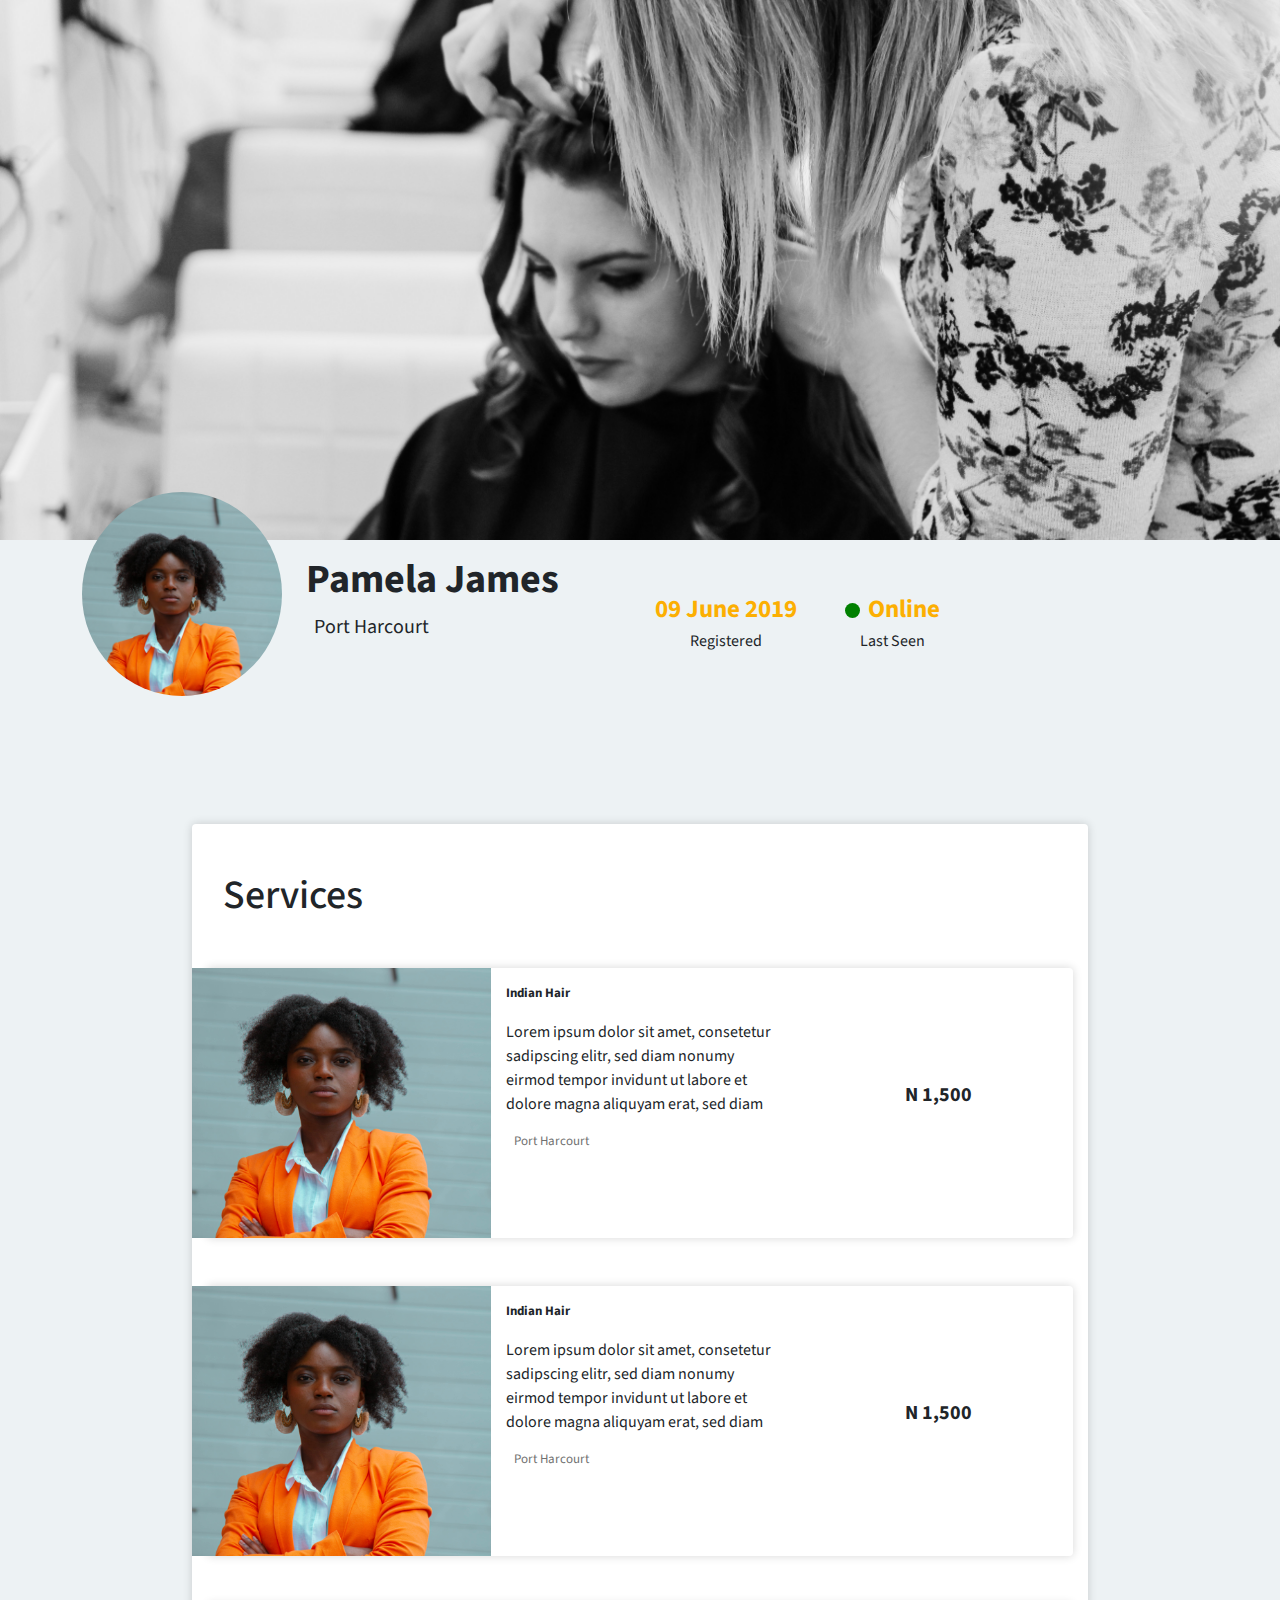
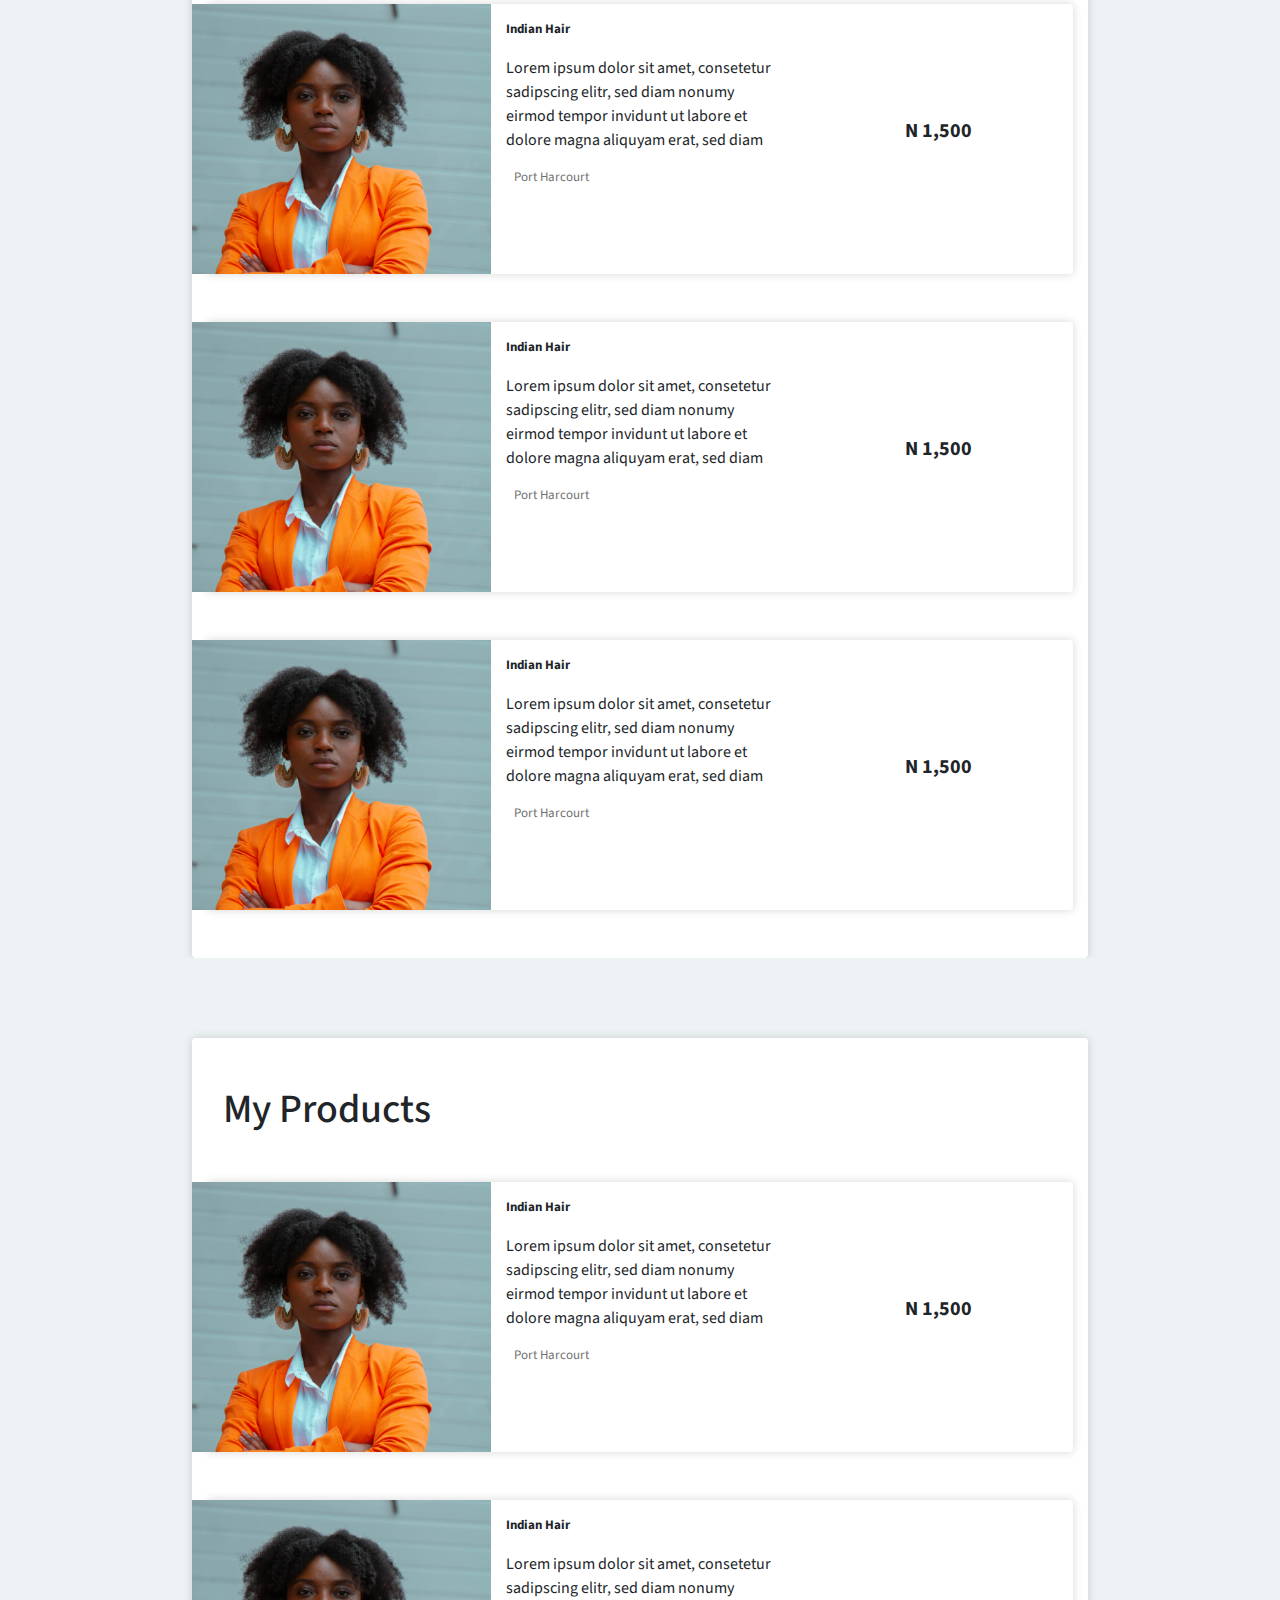
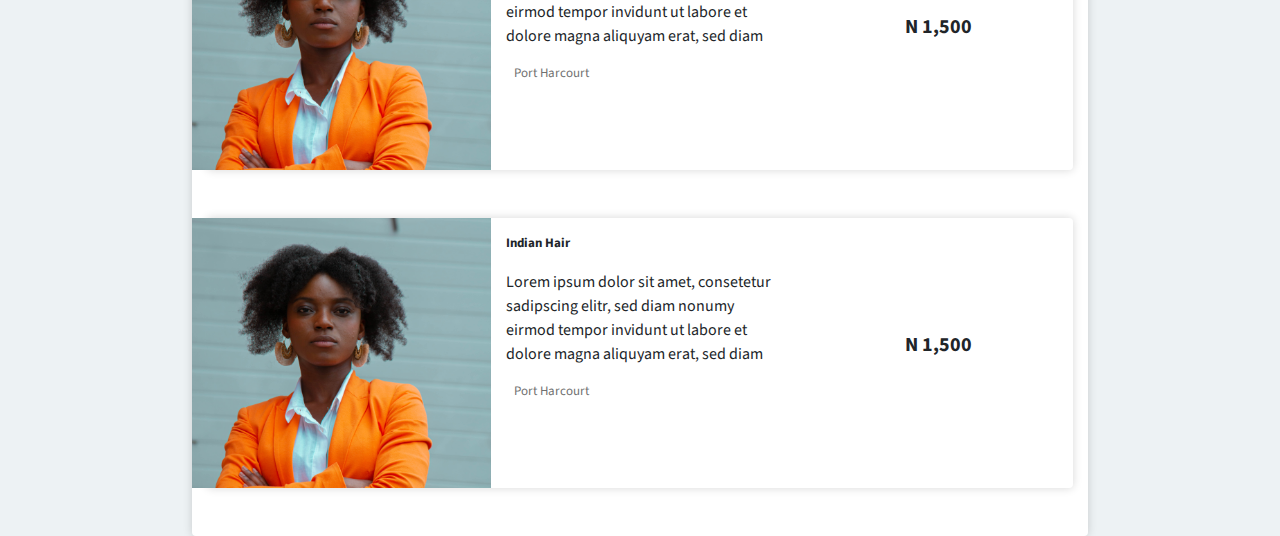
<file: index.html>
<!DOCTYPE html>
<html lang="en">

<head>
    <meta charset="UTF-8">
    <meta name="viewport" content="width=device-width, initial-scale=1.0">
    <link rel="stylesheet" href="./src/style.css">
    <link rel="stylesheet" href="./assets/libraries/bootstrap-4.5.3-dist/css/bootstrap.css">
    <link rel="stylesheet" href="https://use.fontawesome.com/releases/v5.15.1/css/all.css"
        integrity="sha384-vp86vTRFVJgpjF9jiIGPEEqYqlDwgyBgEF109VFjmqGmIY/Y4HV4d3Gp2irVfcrp" crossorigin="anonymous">
    <title>Home Page</title>
</head>

<body>

    <section class="profile">
        <div class="bg_img profile_coverphoto"></div>
        <div class="profile_info_holder container-fluid">
            <div class="row">
                <div class="col-md-6">
                    <div class="user_info_holder flex_only">
                        <div class="">
                            <div class="user_img">
                                <img src="./assets/images/profile.jpg" class="w-100" alt="profile picture">
                            </div>
                        </div>
                        <div class="ml-4 mt-3">
                            <h2 class="section__head text_is_bold">Pamela James</h2>
                            <p class="section__text"><i class="fas fa-map-marker-alt mr-2"></i>Port Harcourt</p>
                        </div>
                    </div>
                </div>
                <div class="col-md-6">
                    <div class="align_only profile_stats">
                        <div class="v_align">
                            <p class="section__head--mid mb-0 text_is_bold text_is_yellow">09 June 2019</p>
                            <p class="section__text--mid">Registered</p>
                        </div>
                        <div class="v_align ml-5">
                            <div class="section__head--mid flex_only mb-0 text_is_bold text_is_yellow">
                                <div class="dot_holder align_only">
                                    <span class="dot dot--online align_only mr-2"></span>
                                </div> Online
                            </div>
                            <p class="section__text--mid">Last Seen</p>
                        </div>
                    </div>
                </div>
            </div>
        </div>
    </section>

    <section class="services section__height">
        <div class="services_inner section__height container">
            <h2 class="section__head pl-3">Services</h2>

            <div class="services_card_holder mt-5">
                <div class="service_card">
                    <div class="row">
                        <div class="col-md-4 noPad">
                            <div class="service_card_img">
                                <img src="./assets/images/profile.jpg" class="w-100" alt="profile picture">
                            </div>
                        </div>
                        <div class="col-md-4">
                            <div class="service_card_text">
                                <p class="card_text_title section__text--small text_is_bold pt-3">Indian Hair</p>
                                <p class="card_text_body section__text--mid">
                                    Lorem ipsum dolor sit amet, consetetur sadipscing elitr, sed diam nonumy eirmod
                                    tempor invidunt ut labore et dolore
                                    magna aliquyam erat, sed diam
                                </p>
                                <p class="card_text_location text_is_gray section__text--small"><i
                                        class="fas fa-map-marker-alt mr-2"></i>Port Harcourt</p>
                            </div>
                        </div>
                        <div class="col-md-4">
                            <div class="service_card_price center">
                                <p class="text_is_bold section__text">N 1,500</p>
                            </div>
                        </div>

                    </div>

                </div>
                <div class="service_card mt-5">
                    <div class="row">
                        <div class="col-md-4 noPad">
                            <div class="service_card_img">
                                <img src="./assets/images/profile.jpg" class="w-100" alt="profile picture">
                            </div>
                        </div>
                        <div class="col-md-4">
                            <div class="service_card_text">
                                <p class="card_text_title section__text--small text_is_bold pt-3">Indian Hair</p>
                                <p class="card_text_body section__text--mid">
                                    Lorem ipsum dolor sit amet, consetetur sadipscing elitr, sed diam nonumy eirmod
                                    tempor invidunt ut labore et dolore
                                    magna aliquyam erat, sed diam
                                </p>
                                <p class="card_text_location text_is_gray section__text--small"><i
                                        class="fas fa-map-marker-alt mr-2"></i>Port Harcourt</p>
                            </div>
                        </div>
                        <div class="col-md-4">
                            <div class="service_card_price center">
                                <p class="text_is_bold section__text">N 1,500</p>
                            </div>
                        </div>

                    </div>

                </div>
                <div class="service_card mt-5">
                    <div class="row">
                        <div class="col-md-4 noPad">
                            <div class="service_card_img">
                                <img src="./assets/images/profile.jpg" class="w-100" alt="profile picture">
                            </div>
                        </div>
                        <div class="col-md-4">
                            <div class="service_card_text">
                                <p class="card_text_title section__text--small text_is_bold pt-3">Indian Hair</p>
                                <p class="card_text_body section__text--mid">
                                    Lorem ipsum dolor sit amet, consetetur sadipscing elitr, sed diam nonumy eirmod
                                    tempor invidunt ut labore et dolore
                                    magna aliquyam erat, sed diam
                                </p>
                                <p class="card_text_location text_is_gray section__text--small"><i
                                        class="fas fa-map-marker-alt mr-2"></i>Port Harcourt</p>
                            </div>
                        </div>
                        <div class="col-md-4">
                            <div class="service_card_price center">
                                <p class="text_is_bold section__text">N 1,500</p>
                            </div>
                        </div>

                    </div>

                </div>
                <div class="service_card mt-5">
                    <div class="row">
                        <div class="col-md-4 noPad">
                            <div class="service_card_img">
                                <img src="./assets/images/profile.jpg" class="w-100" alt="profile picture">
                            </div>
                        </div>
                        <div class="col-md-4">
                            <div class="service_card_text">
                                <p class="card_text_title section__text--small text_is_bold pt-3">Indian Hair</p>
                                <p class="card_text_body section__text--mid">
                                    Lorem ipsum dolor sit amet, consetetur sadipscing elitr, sed diam nonumy eirmod
                                    tempor invidunt ut labore et dolore
                                    magna aliquyam erat, sed diam
                                </p>
                                <p class="card_text_location text_is_gray section__text--small"><i
                                        class="fas fa-map-marker-alt mr-2"></i>Port Harcourt</p>
                            </div>
                        </div>
                        <div class="col-md-4">
                            <div class="service_card_price center">
                                <p class="text_is_bold section__text">N 1,500</p>
                            </div>
                        </div>

                    </div>

                </div>
                <div class="service_card mt-5">
                    <div class="row">
                        <div class="col-md-4 noPad">
                            <div class="service_card_img">
                                <img src="./assets/images/profile.jpg" class="w-100" alt="profile picture">
                            </div>
                        </div>
                        <div class="col-md-4">
                            <div class="service_card_text">
                                <p class="card_text_title section__text--small text_is_bold pt-3">Indian Hair</p>
                                <p class="card_text_body section__text--mid">
                                    Lorem ipsum dolor sit amet, consetetur sadipscing elitr, sed diam nonumy eirmod
                                    tempor invidunt ut labore et dolore
                                    magna aliquyam erat, sed diam
                                </p>
                                <p class="card_text_location text_is_gray section__text--small"><i
                                        class="fas fa-map-marker-alt mr-2"></i>Port Harcourt</p>
                            </div>
                        </div>
                        <div class="col-md-4">
                            <div class="service_card_price center">
                                <p class="text_is_bold section__text">N 1,500</p>
                            </div>
                        </div>

                    </div>

                </div>
            </div>

        </div>
        </div>

    </section>
    <section class="services section__height">
        <div class="services_inner section__height container">
            <h2 class="section__head pl-3">My Products</h2>

            <div class="services_card_holder mt-5">
                <div class="service_card">
                    <div class="row">
                        <div class="col-md-4 noPad">
                            <div class="service_card_img">
                                <img src="./assets/images/profile.jpg" class="w-100" alt="profile picture">
                            </div>
                        </div>
                        <div class="col-md-4">
                            <div class="service_card_text">
                                <p class="card_text_title section__text--small text_is_bold pt-3">Indian Hair</p>
                                <p class="card_text_body section__text--mid">
                                    Lorem ipsum dolor sit amet, consetetur sadipscing elitr, sed diam nonumy eirmod
                                    tempor invidunt ut labore et dolore
                                    magna aliquyam erat, sed diam
                                </p>
                                <p class="card_text_location text_is_gray section__text--small"><i
                                        class="fas fa-map-marker-alt mr-2"></i>Port Harcourt</p>
                            </div>
                        </div>
                        <div class="col-md-4">
                            <div class="service_card_price center">
                                <p class="text_is_bold section__text">N 1,500</p>
                            </div>
                        </div>

                    </div>

                </div>
                <div class="service_card mt-5">
                    <div class="row">
                        <div class="col-md-4 noPad">
                            <div class="service_card_img">
                                <img src="./assets/images/profile.jpg" class="w-100" alt="profile picture">
                            </div>
                        </div>
                        <div class="col-md-4">
                            <div class="service_card_text">
                                <p class="card_text_title section__text--small text_is_bold pt-3">Indian Hair</p>
                                <p class="card_text_body section__text--mid">
                                    Lorem ipsum dolor sit amet, consetetur sadipscing elitr, sed diam nonumy eirmod
                                    tempor invidunt ut labore et dolore
                                    magna aliquyam erat, sed diam
                                </p>
                                <p class="card_text_location text_is_gray section__text--small"><i
                                        class="fas fa-map-marker-alt mr-2"></i>Port Harcourt</p>
                            </div>
                        </div>
                        <div class="col-md-4">
                            <div class="service_card_price center">
                                <p class="text_is_bold section__text">N 1,500</p>
                            </div>
                        </div>

                    </div>

                </div>
                <div class="service_card mt-5">
                    <div class="row">
                        <div class="col-md-4 noPad">
                            <div class="service_card_img">
                                <img src="./assets/images/profile.jpg" class="w-100" alt="profile picture">
                            </div>
                        </div>
                        <div class="col-md-4">
                            <div class="service_card_text">
                                <p class="card_text_title section__text--small text_is_bold pt-3">Indian Hair</p>
                                <p class="card_text_body section__text--mid">
                                    Lorem ipsum dolor sit amet, consetetur sadipscing elitr, sed diam nonumy eirmod
                                    tempor invidunt ut labore et dolore
                                    magna aliquyam erat, sed diam
                                </p>
                                <p class="card_text_location text_is_gray section__text--small"><i
                                        class="fas fa-map-marker-alt mr-2"></i>Port Harcourt</p>
                            </div>
                        </div>
                        <div class="col-md-4">
                            <div class="service_card_price center">
                                <p class="text_is_bold section__text">N 1,500</p>
                            </div>
                        </div>

                    </div>

                </div>
            </div>

        </div>
        </div>

    </section>

</body>

</html>
</file>
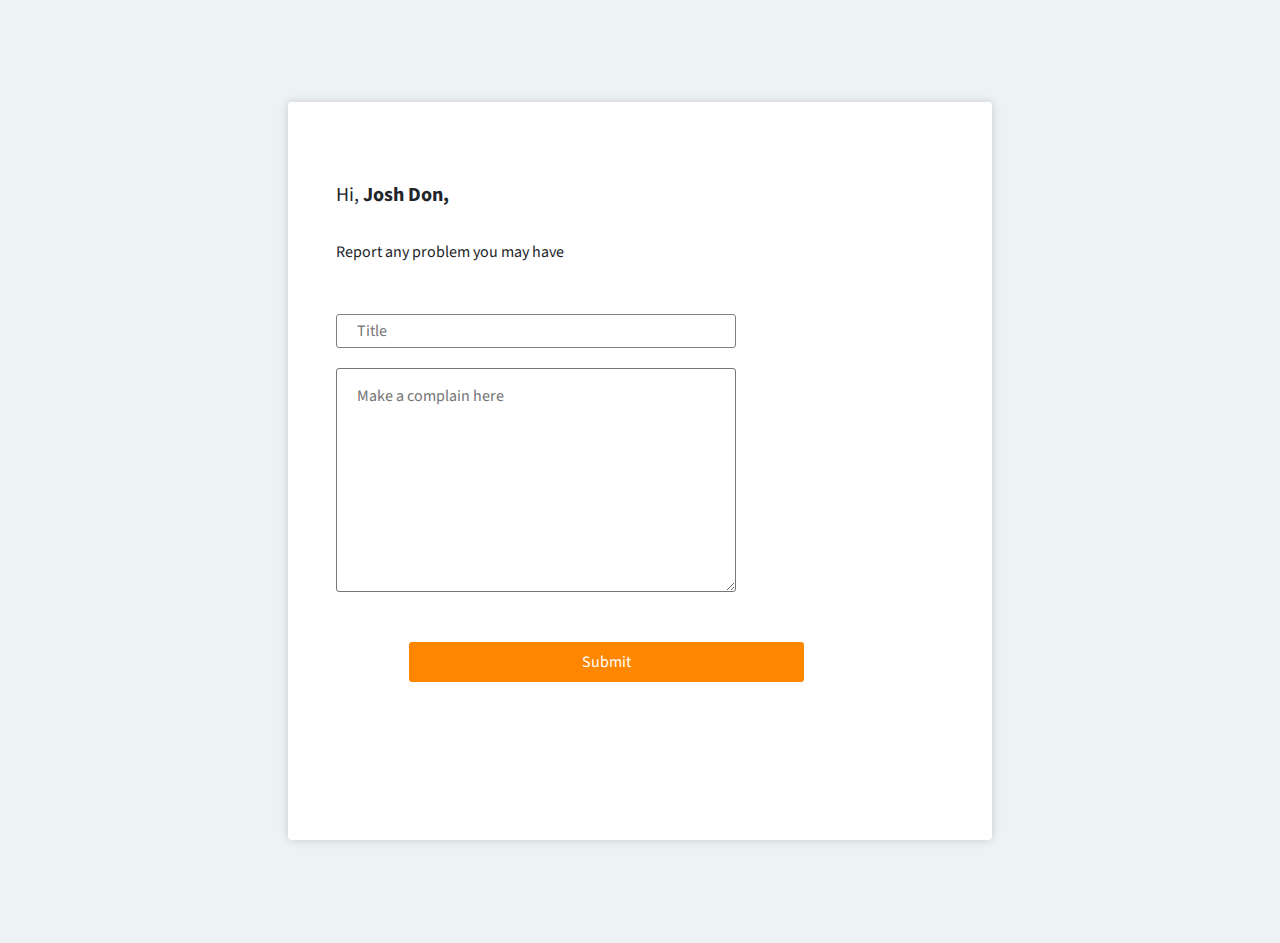
<file: Feed backs/feedback.html>
<!DOCTYPE html>
<html lang="en">
<head>
    <meta charset="UTF-8">
    <meta name="viewport" content="width=device-width, initial-scale=1.0">
        <link rel="stylesheet" href="../src/style.css">
        <link rel="stylesheet" href="../assets/libraries/bootstrap-4.5.3-dist/css/bootstrap.css">
        <link rel="stylesheet" href="https://use.fontawesome.com/releases/v5.15.1/css/all.css"
        integrity="sha384-vp86vTRFVJgpjF9jiIGPEEqYqlDwgyBgEF109VFjmqGmIY/Y4HV4d3Gp2irVfcrp" crossorigin="anonymous">
    <title>Feed back</title>
</head>
<body>
    <div class="feedback">
                    <form action="">
                        <div class="form">
                            <p class="section__text">Hi, <span class="text_is_bold">Josh Don,</span></p>
                            <p class="section__text--mid">Report any problem you may have</p>
                            <div class="form-g">
                                <input type="text" placeholder="Title">
                            </div>
                            <div class="form-g">
                                <textarea name="feedback" id="feedback" cols="60" rows="8" placeholder="Make a complain here"></textarea>
                            </div>
                            <a class="bttn" href="#">Submit</a>
                        </div>
                    </form>
    </div>
                    
    </div>

</body>
</html>
</file>
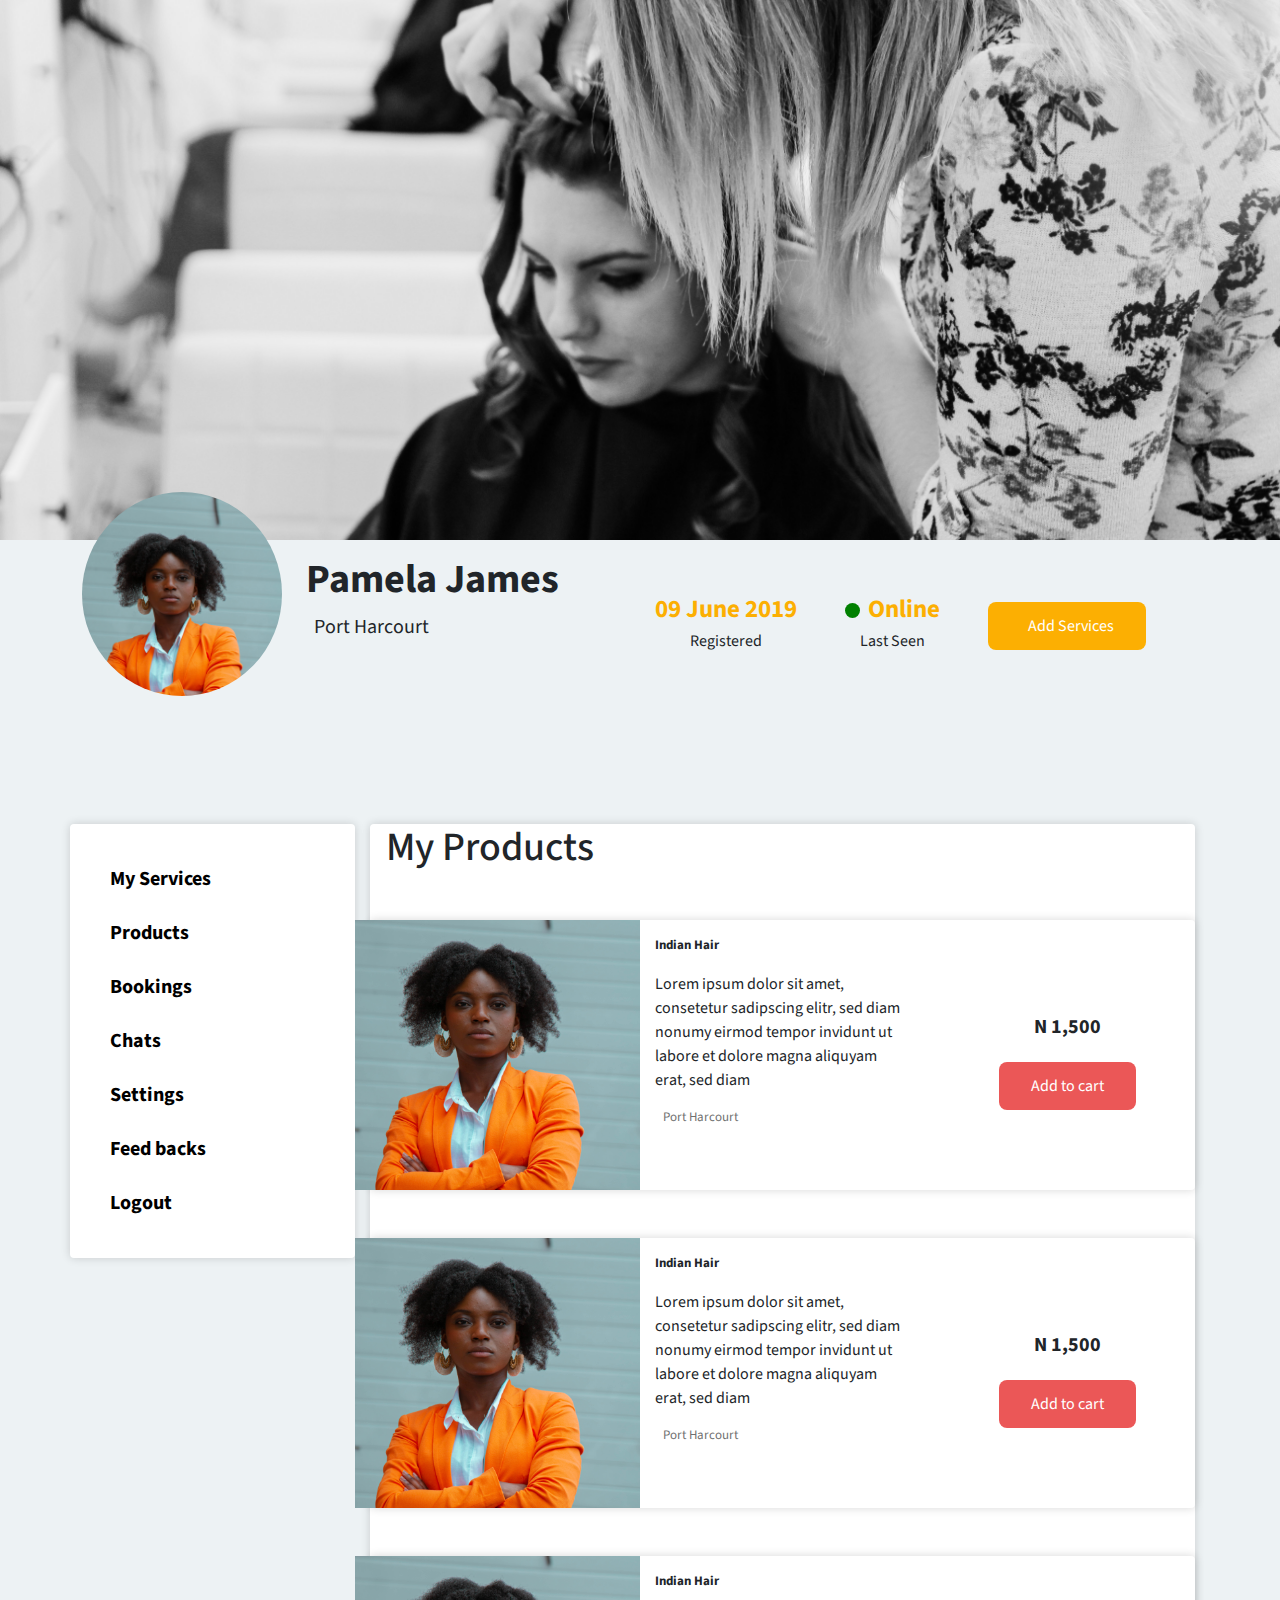
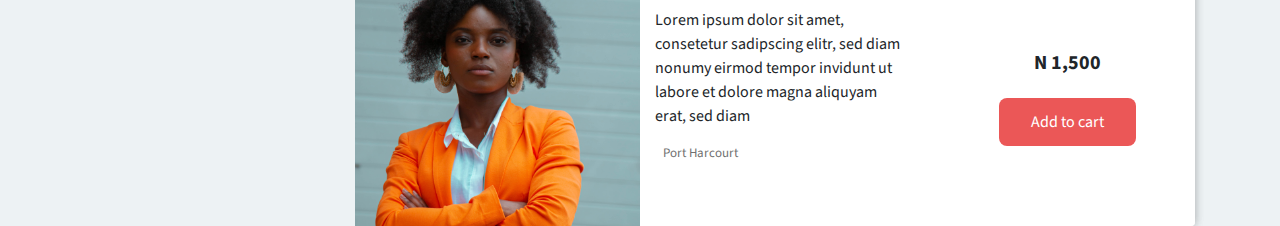
<file: Owner_pages/ownerProfile.html>
<!DOCTYPE html>
<html lang="en">

<head>
    <meta charset="UTF-8">
    <meta name="viewport" content="width=device-width, initial-scale=1.0">
    <link rel="stylesheet" href="../src/style.css">
    <link rel="stylesheet" href="../assets/libraries/bootstrap-4.5.3-dist/css/bootstrap.css">
    <link rel="stylesheet" href="https://use.fontawesome.com/releases/v5.15.1/css/all.css"
        integrity="sha384-vp86vTRFVJgpjF9jiIGPEEqYqlDwgyBgEF109VFjmqGmIY/Y4HV4d3Gp2irVfcrp" crossorigin="anonymous">
    <title>Owner Profile</title>
</head>

<body>

    <section class="profile">
        <div class="bg_img profile_coverphoto"></div>
        <div class="profile_info_holder container-fluid">
            <div class="row">
                <div class="col-md-6">
                    <div class="user_info_holder flex_only">
                        <div class="">
                            <div class="user_img">
                                <img src="../assets/images/profile.jpg" class="w-100" alt="profile picture">
                            </div>
                        </div>
                        <div class="ml-4 mt-3">
                            <h2 class="section__head text_is_bold">Pamela James</h2>
                            <p class="section__text"><i class="fas fa-map-marker-alt mr-2"></i>Port Harcourt</p>
                        </div>
                    </div>
                </div>
                <div class="col-md-6">
                    <div class="align_only profile_stats">
                        <div class="v_align">
                            <p class="section__head--mid mb-0 text_is_bold text_is_yellow">09 June 2019</p>
                            <p class="section__text--mid">Registered</p>
                        </div>
                        <div class="v_align ml-5">
                            <div class="section__head--mid flex_only mb-0 text_is_bold text_is_yellow">
                                <div class="dot_holder align_only">
                                    <span class="dot dot--online align_only mr-2"></span>
                                </div> Online
                            </div>
                            <p class="section__text--mid">Last Seen</p>
                        </div>
                        <div class="ml-5">
                            <div class="mb-2">
                                <a href="#" class="default_btn"><i class="fas fa-plus-circle mr-2"></i> Add Services</a>
                            </div>
                        </div>
                    </div>
                </div>
            </div>
        </div>
    </section>

    <section class="services section__height">
        <div class="container">
<div class="row">
    <div class="col-md-3 noPad">
        <div class="side_nav p-4">
            <div class="mt-3">
                <a href="#" class="text_is_bold"><i class="fab fa-servicestack mr-3"></i> My Services</a>
            </div>
            <div class="mt-4">
                <a href="#" class="text_is_bold"> <i class="fas fa-user-edit mr-3"></i>Products</a>
            </div>
            <div class="mt-4">
                <a href="#" class="text_is_bold"> <i class="fas fa-book mr-3"></i>Bookings</a>
            </div>
            <div class="mt-4">
                <a href="#" class="text_is_bold"><i class="fas fa-comment-dots mr-3"></i>Chats</a>
            </div>
            <div class="mt-4">
                <a href="#" class="text_is_bold"><i class="fas fa-cog mr-3"></i>Settings</a>
            </div>
            <div class="mt-4">
                <a href="#" class="text_is_bold"><i class="fas fa-comment-alt mr-3"></i>Feed backs</a>
            </div>
            <div class="mt-4 mb-3">
                <a href="#" class="text_is_bold"><i class="fas fa-sign-out-alt mr-3"></i>Logout</a>
            </div>
        </div>
    </div>
    <div class="col-md-9 owner">
        <div class="services_inner section__height container">
            <h2 class="section__head pl-3">My Products</h2>
            <div class="services_card_holder mt-5">
                <div class="service_card">
                    <div class="row">
                        <div class="col-md-4 noPad">
                            <div class="service_card_img">
                                <img src="../assets/images/profile.jpg" class="w-100" alt="profile picture">
                            </div>
                        </div>
                        <div class="col-md-4">
                            <div class="service_card_text">
                                <p class="card_text_title section__text--small text_is_bold pt-3">Indian Hair</p>
                                <p class="card_text_body section__text--mid">
                                    Lorem ipsum dolor sit amet, consetetur sadipscing elitr, sed diam nonumy eirmod
                                    tempor invidunt ut labore et dolore
                                    magna aliquyam erat, sed diam
                                </p>
                                <p class="card_text_location text_is_gray section__text--small"><i
                                        class="fas fa-map-marker-alt mr-2"></i>Port Harcourt</p>
                            </div>
                        </div>
                        <div class="col-md-4">
                            <div class="service_card_price center">
                                <div class="">
                                    <p class="text_is_bold section__text v_align">N 1,500</p>

                                    <div class="pt-3">
                                        <a href="#" class="default_btn">Add to cart</a>
                                    </div>
                                </div>
                            </div>
                        </div>

                    </div>

                </div>
                <div class="service_card mt-5">
                    <div class="row">
                        <div class="col-md-4 noPad">
                            <div class="service_card_img">
                                <img src="../assets/images/profile.jpg" class="w-100" alt="profile picture">
                            </div>
                        </div>
                        <div class="col-md-4">
                            <div class="service_card_text">
                                <p class="card_text_title section__text--small text_is_bold pt-3">Indian Hair</p>
                                <p class="card_text_body section__text--mid">
                                    Lorem ipsum dolor sit amet, consetetur sadipscing elitr, sed diam nonumy eirmod
                                    tempor invidunt ut labore et dolore
                                    magna aliquyam erat, sed diam
                                </p>
                                <p class="card_text_location text_is_gray section__text--small"><i
                                        class="fas fa-map-marker-alt mr-2"></i>Port Harcourt</p>
                            </div>
                        </div>
                        <div class="col-md-4">
                            <div class="service_card_price center">
                                <div class="">
                                    <p class="text_is_bold section__text v_align">N 1,500</p>

                                    <div class="pt-3">
                                        <a href="#" class="default_btn">Add to cart</a>
                                    </div>
                                </div>
                            </div>
                        </div>

                    </div>

                </div>
                <div class="service_card mt-5">
                    <div class="row">
                        <div class="col-md-4 noPad">
                            <div class="service_card_img">
                                <img src="../assets/images/profile.jpg" class="w-100" alt="profile picture">
                            </div>
                        </div>
                        <div class="col-md-4">
                            <div class="service_card_text">
                                <p class="card_text_title section__text--small text_is_bold pt-3">Indian Hair</p>
                                <p class="card_text_body section__text--mid">
                                    Lorem ipsum dolor sit amet, consetetur sadipscing elitr, sed diam nonumy eirmod
                                    tempor invidunt ut labore et dolore
                                    magna aliquyam erat, sed diam
                                </p>
                                <p class="card_text_location text_is_gray section__text--small"><i
                                        class="fas fa-map-marker-alt mr-2"></i>Port Harcourt</p>
                            </div>
                        </div>
                        <div class="col-md-4">
                            <div class="service_card_price center">
                                <div class="">
                                    <p class="text_is_bold section__text v_align">N 1,500</p>

                                    <div class="pt-3">
                                        <a href="#" class="default_btn">Add to cart</a>
                                    </div>
                                </div>
                            </div>
                        </div>

                    </div>

                </div>
            </div>

        </div>
    </div>
</div>
        </div>
        </div>

    </section>
</body>

</html>
</file>
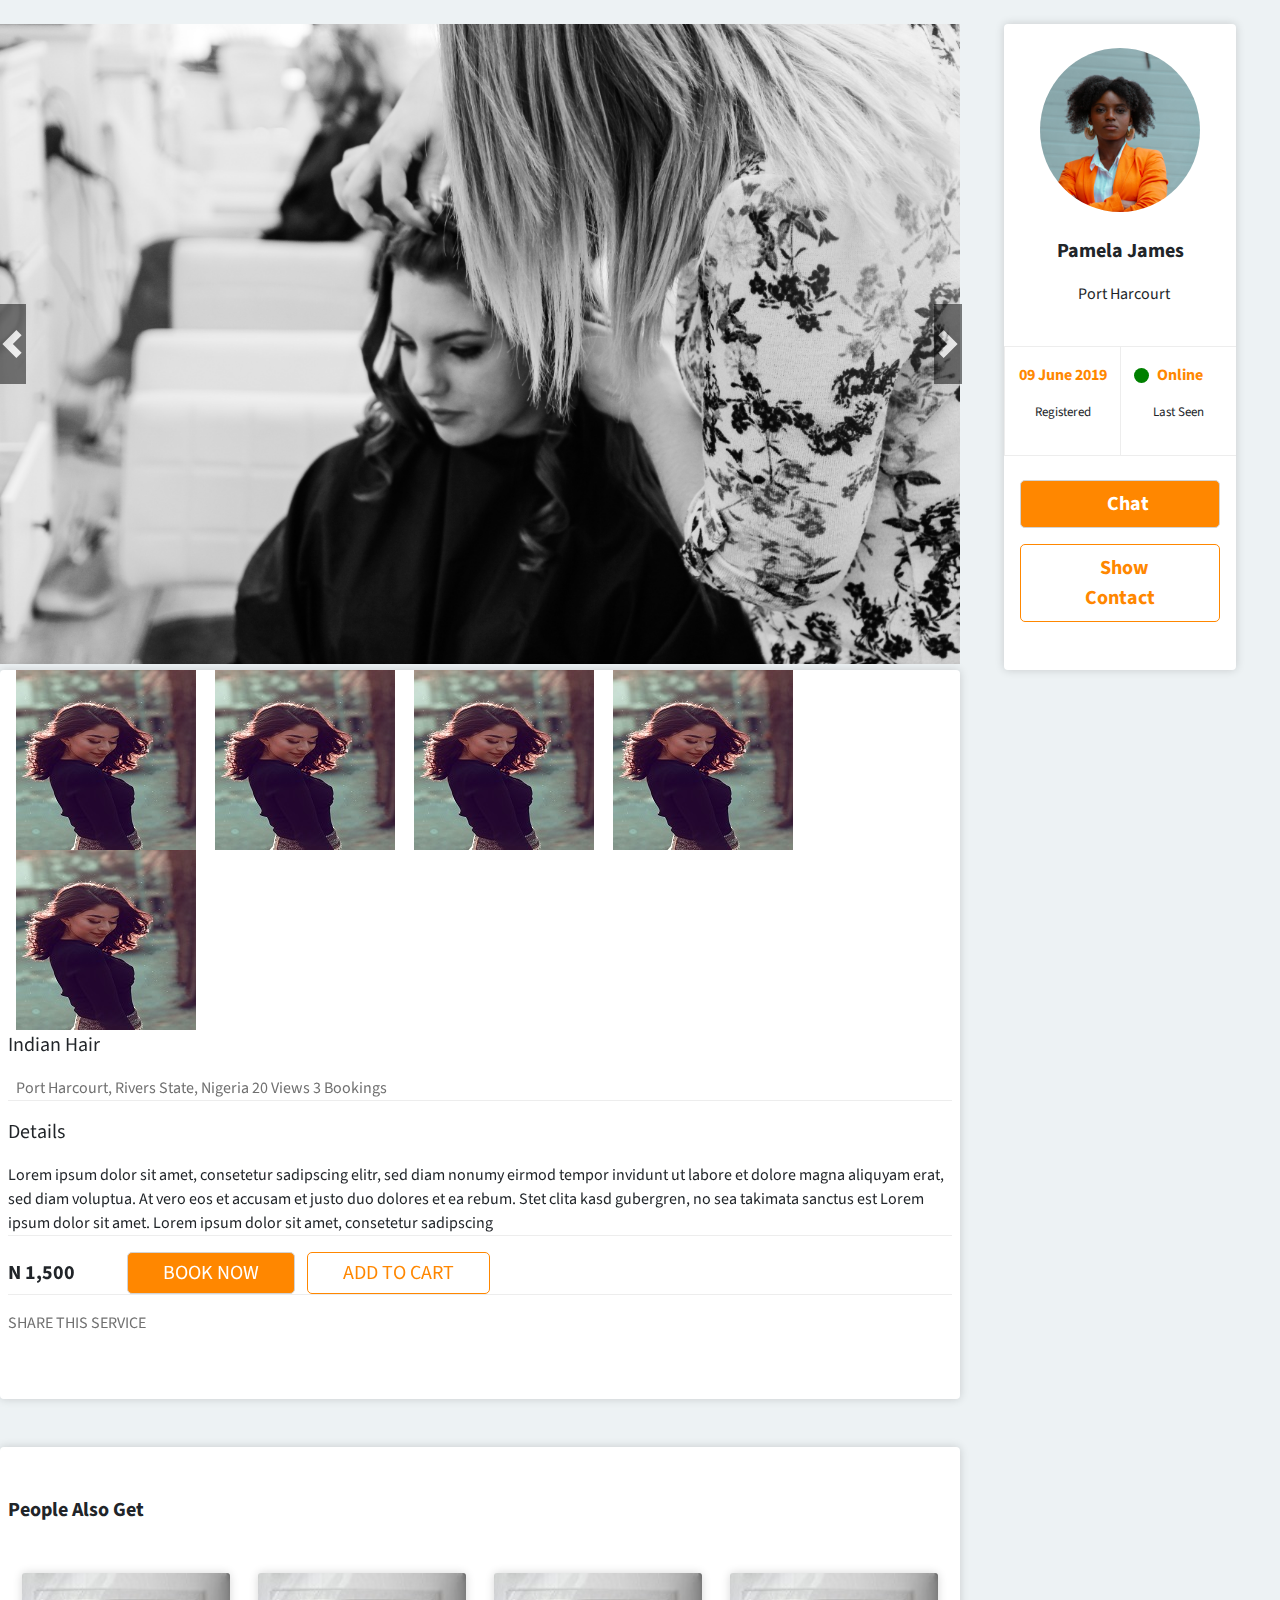
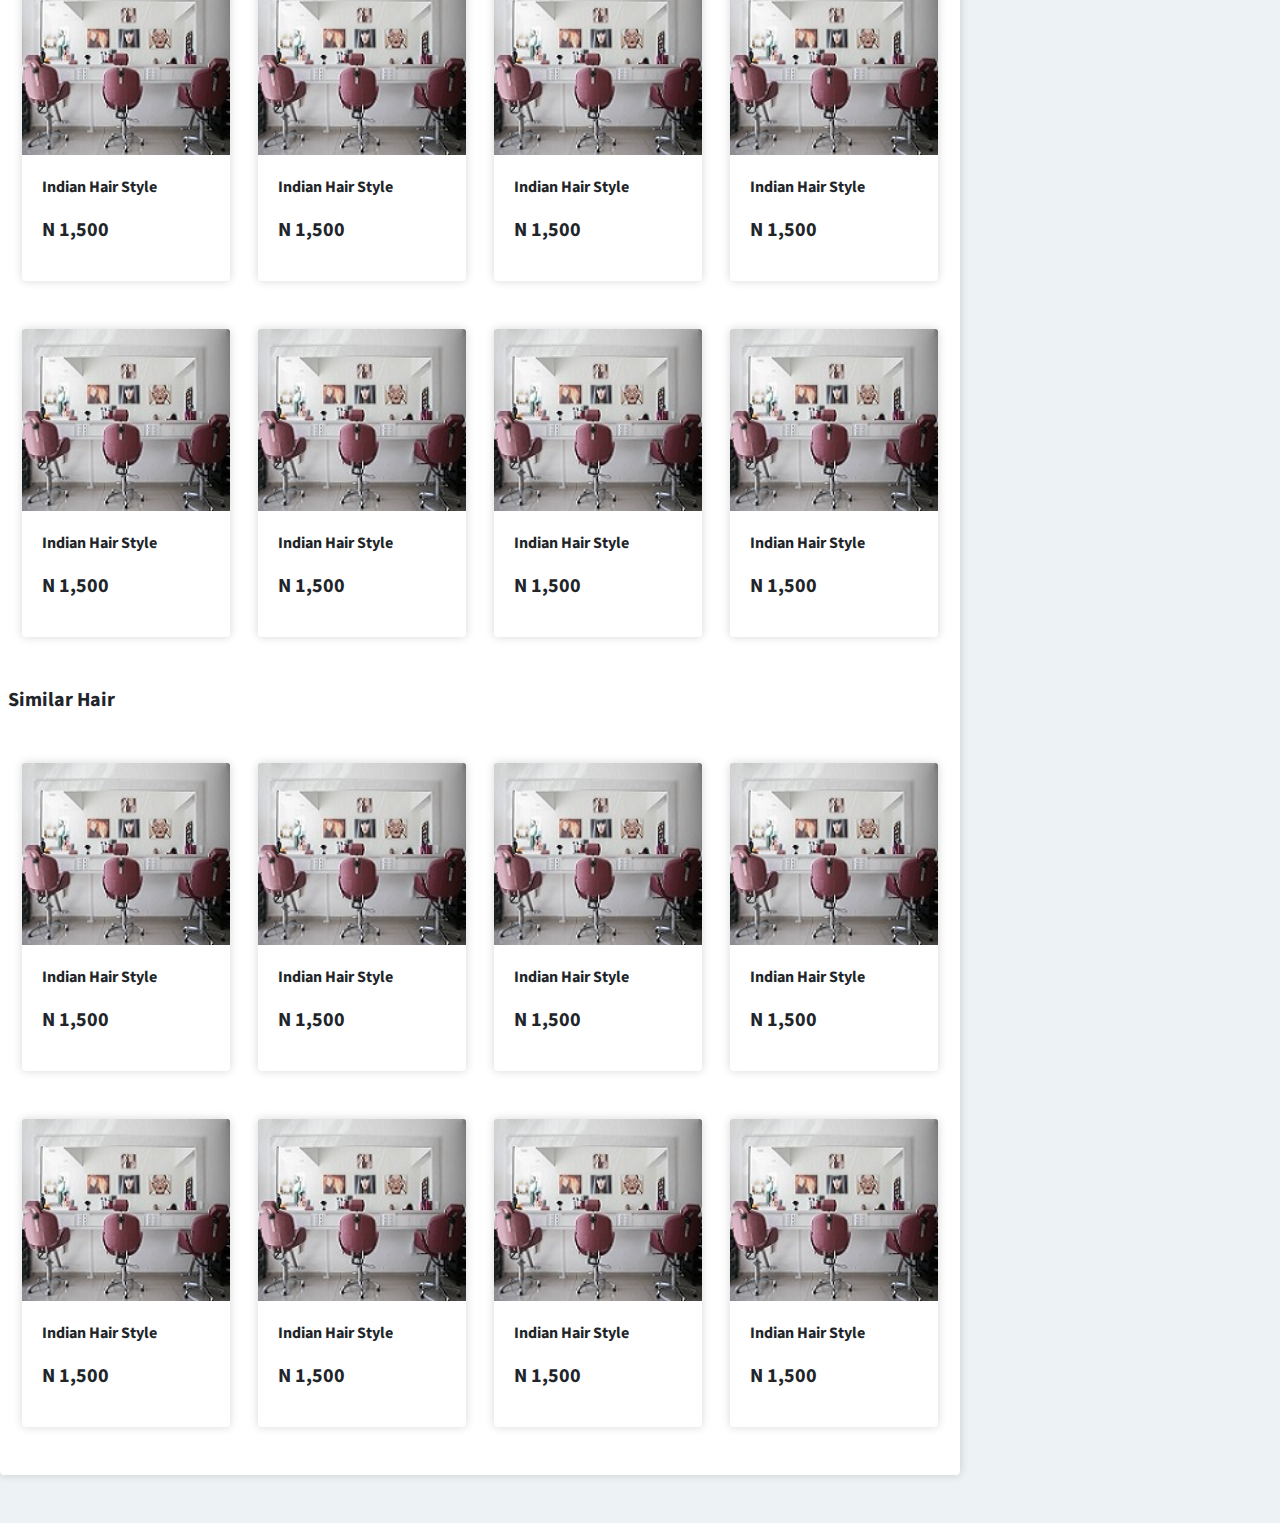
<file: Owner_pages/productDetails.html>
<!DOCTYPE html>
<html lang="en">
<head>
    <meta charset="UTF-8">
    <meta name="viewport" content="width=device-width, initial-scale=1.0">
        <link rel="stylesheet" href="../src/style.css">
        <link rel="stylesheet" href="../assets/libraries/bootstrap-4.5.3-dist/css/bootstrap.css">
        <link rel="stylesheet" href="https://use.fontawesome.com/releases/v5.15.1/css/all.css"
            integrity="sha384-vp86vTRFVJgpjF9jiIGPEEqYqlDwgyBgEF109VFjmqGmIY/Y4HV4d3Gp2irVfcrp" crossorigin="anonymous">
    <title>Product Details</title>
</head>
<body>
        
        <section class="productDetails mt-4 section__height">
            <div class="container-fluid">
                <div class="row">
                    <div class="col-md-9 noPad">
                        <div class="productDetails__main">
                            <div class="productDetails__mainSlider">
                                <div id="carouselExampleControls" class="carousel slide " data-ride="carousel">
  <div class="carousel-inner">
    <div class="carousel-item active">
      <img src="../assets/images/showcase.jpg" class="d-block w-100" alt="...">
    </div>
    <div class="carousel-item">
      <img src="../assets/images/showcase.jpg" class="d-block w-100" alt="...">
    </div>
    <div class="carousel-item">
   <img src="../assets/images/showcase.jpg" class="d-block w-100" alt="...">    </div>
  </div>
  <a class="carousel-control-prev" href="#carouselExampleControls" role="button" data-slide="prev">
    <span class="carousel-control-prev-icon" aria-hidden="true"></span>
    <span class="sr-only">Previous</span>
  </a>
  <a class="carousel-control-next" href="#carouselExampleControls" role="button" data-slide="next">
    <span class="carousel-control-next-icon" aria-hidden="true"></span>
    <span class="sr-only">Next</span>
  </a>
</div>
                            </div>
                        </div>
                    </div>
                    <div class="col-md-3">
                      <div class="side_navHolder productDetails__vendor">
                            <div class="side_nav">
                                <div class="productDetails__vendorProfile">
                                      <div class="user_img vendorProfilePicture">
                            <img src="../assets/images/profile.jpg" class="w-100" alt="profile picture">
                        </div>
                        <div class="vendorProfileText mt-4">
                            <p class="section__text text_is_bold v_align">Pamela James</p>
                              <p class="section__text--mid v_align"><i class="fas fa-map-marker-alt mr-2"></i> Port Harcourt</p>
                        </div>
                                </div>
                                <div class="productDetails__vendorStats">
                                    <div class="vendorStat w-100 v_align">
                                        <p class="section__text--mid text_is_orange text_is_bold">09 June 2019</p>
                                        <p class="section__text--small">Registered</p>
                                    </div>
                                     <div class="vendorStat w-100 v_align">
                                        <div class="section__text--mid flex_only mb-3 text_is_bold text_is_orange"> <div class="dot_holder align_only">
                            <span class="dot dot--online align_only mr-2"></span>
                        </div> Online</div>
                        <p class="section__text--small m_0"> Last Seen </p>
                                    </div>                               
                                </div>
                                                                    <div class="comment ml-3 mr-3 mt-4">
                                       <button class="chat text_is_bold section__text"><i class="fas fa-comment-dots mr-3"></i> Chat</button>
                                    </div>
                                    <div class="contact ml-3 mr-3 mt-3"><button class="text_is_orange text_is_bold section__text"><i class="fas fa-phone-square-alt mr-2"></i>Show Contact</button></div> <br> <br>
                            </div>
                      </div>
                    </div>
                    
                </div>
                    <div class="row">
                    <div class="col-md-9 service_card pl-2 pr-2 noPad">
                      <img src="../assets/images/hairs - Copy.jpg" alt="..." class="mr-2 ml-2">
                      <img src="../assets/images/hairs - Copy.jpg" alt="..." class="mr-2 ml-2">
                      <img src="../assets/images/hairs - Copy.jpg" alt="..." class="mr-2 ml-2">
                      <img src="../assets/images/hairs - Copy.jpg" alt="..." class="mr-2 ml-2">
                      <img src="../assets/images/hairs - Copy.jpg" alt="..." class="mr-2 ml-2">
                      <p class="section__text">Indian Hair</p>
                      <p class="section__text--mid bbtm text_is_gray"><i class="fas fa-map-marker-alt mr-2"></i>Port Harcourt, Rivers State, Nigeria  
                        <span><i class="fas fa-eye"></i> 20 Views</span> <span><i class="far fa-clock"></i> 3 Bookings</span>
                      </p> 
                      <p class="section__text">Details</p>
                      <p class="bbtm">Lorem ipsum dolor sit amet, consetetur sadipscing elitr, sed diam nonumy eirmod tempor invidunt ut labore et dolore magna aliquyam erat, sed diam voluptua. At vero eos et accusam et justo duo dolores et ea rebum. Stet clita kasd gubergren, no sea takimata sanctus est Lorem ipsum dolor sit amet. Lorem ipsum dolor sit amet, consetetur sadipscing</p>
                      <p class="bbtm section__text text_is_bold">N 1,500 <span class="book ml-5"><button class="book section__text">BOOK NOW </button></span> <span class="cart ml-2"><button class="text_is_orange section__text cart"> ADD TO CART</button></span></p>
                      <p class="text_is_gray">SHARE THIS SERVICE</p> <br> <br>
                </div>
                  </div>
                                      <div class="row mt-5">
                    <div class="col-md-9 service_card pl-2 pr-2 noPad">
                      <p class="text_is_bold section__text mt-5">People Also Get</p>
                      <div class="cards__holder d-flex mt-5">
                        <div class="card service_card" style="width: 13rem;">
  <img src="../assets/images/salon - Copy.jpg" class="card-img-top" alt="...">
  <div class="card-body">
    <p class="card-text text_is_bold">Indian Hair Style</p>
    <p class="text_is_bold section__text">N 1,500</p>
  </div>
</div>
                        <div class="card service_card" style="width: 13rem;">
  <img src="../assets/images/salon - Copy.jpg" class="card-img-top" alt="...">
  <div class="card-body">
    <p class="card-text text_is_bold">Indian Hair Style</p>
    <p class="text_is_bold section__text">N 1,500</p>
  </div>
</div>
                        <div class="card service_card" style="width: 13rem;">
  <img src="../assets/images/salon - Copy.jpg" class="card-img-top" alt="...">
  <div class="card-body">
    <p class="card-text text_is_bold">Indian Hair Style</p>
    <p class="text_is_bold section__text">N 1,500</p>
  </div>
</div>
                        <div class="card service_card" style="width: 13rem;">
  <img src="../assets/images/salon - Copy.jpg" class="card-img-top" alt="...">
  <div class="card-body">
    <p class="card-text text_is_bold">Indian Hair Style</p>
    <p class="text_is_bold section__text">N 1,500</p>
  </div>
</div>
                      </div>
                      <div class="cards__holder d-flex mt-5">
                        <div class="card service_card" style="width: 13rem;">
  <img src="../assets/images/salon - Copy.jpg" class="card-img-top" alt="...">
  <div class="card-body">
    <p class="card-text text_is_bold">Indian Hair Style</p>
    <p class="text_is_bold section__text">N 1,500</p>
  </div>
</div>
                        <div class="card service_card" style="width: 13rem;">
  <img src="../assets/images/salon - Copy.jpg" class="card-img-top" alt="...">
  <div class="card-body">
    <p class="card-text text_is_bold">Indian Hair Style</p>
    <p class="text_is_bold section__text">N 1,500</p>
  </div>
</div>
                        <div class="card service_card" style="width: 13rem;">
  <img src="../assets/images/salon - Copy.jpg" class="card-img-top" alt="...">
  <div class="card-body">
    <p class="card-text text_is_bold">Indian Hair Style</p>
    <p class="text_is_bold section__text">N 1,500</p>
  </div>
</div>
                        <div class="card service_card" style="width: 13rem;">
  <img src="../assets/images/salon - Copy.jpg" class="card-img-top" alt="...">
  <div class="card-body">
    <p class="card-text text_is_bold">Indian Hair Style</p>
    <p class="text_is_bold section__text">N 1,500</p>
  </div>
</div>
                      </div>
                       <p class="text_is_bold section__text mt-5">Similar Hair</p>
                                             <div class="cards__holder d-flex mt-5">
                        <div class="card service_card" style="width: 13rem;">
  <img src="../assets/images/salon - Copy.jpg" class="card-img-top" alt="...">
  <div class="card-body">
    <p class="card-text text_is_bold">Indian Hair Style</p>
    <p class="text_is_bold section__text">N 1,500</p>
  </div>
</div>
                        <div class="card service_card" style="width: 13rem;">
  <img src="../assets/images/salon - Copy.jpg" class="card-img-top" alt="...">
  <div class="card-body">
    <p class="card-text text_is_bold">Indian Hair Style</p>
    <p class="text_is_bold section__text">N 1,500</p>
  </div>
</div>
                        <div class="card service_card" style="width: 13rem;">
  <img src="../assets/images/salon - Copy.jpg" class="card-img-top" alt="...">
  <div class="card-body">
    <p class="card-text text_is_bold">Indian Hair Style</p>
    <p class="text_is_bold section__text">N 1,500</p>
  </div>
</div>
                        <div class="card service_card" style="width: 13rem;">
  <img src="../assets/images/salon - Copy.jpg" class="card-img-top" alt="...">
  <div class="card-body">
    <p class="card-text text_is_bold">Indian Hair Style</p>
    <p class="text_is_bold section__text">N 1,500</p>
  </div>
</div>
                      </div>
                                            <div class="cards__holder d-flex mt-5">
                        <div class="card service_card" style="width: 13rem;">
  <img src="../assets/images/salon - Copy.jpg" class="card-img-top" alt="...">
  <div class="card-body">
    <p class="card-text text_is_bold">Indian Hair Style</p>
    <p class="text_is_bold section__text">N 1,500</p>
  </div>
</div>
                        <div class="card service_card" style="width: 13rem;">
  <img src="../assets/images/salon - Copy.jpg" class="card-img-top" alt="...">
  <div class="card-body">
    <p class="card-text text_is_bold">Indian Hair Style</p>
    <p class="text_is_bold section__text">N 1,500</p>
  </div>
</div>
                        <div class="card service_card" style="width: 13rem;">
  <img src="../assets/images/salon - Copy.jpg" class="card-img-top" alt="...">
  <div class="card-body">
    <p class="card-text text_is_bold">Indian Hair Style</p>
    <p class="text_is_bold section__text">N 1,500</p>
  </div>
</div>
                        <div class="card service_card" style="width: 13rem;">
  <img src="../assets/images/salon - Copy.jpg" class="card-img-top" alt="...">
  <div class="card-body">
    <p class="card-text text_is_bold">Indian Hair Style</p>
    <p class="text_is_bold section__text">N 1,500</p>
  </div>
</div>
                      </div>  <br> <br>
                  </div>
            </div>
            </div>
        
        </section> <br> <br>

    </div>

    <script src="https://code.jquery.com/jquery-3.5.1.min.js" integrity="sha256-9/aliU8dGd2tb6OSsuzixeV4y/faTqgFtohetphbbj0=" crossorigin="anonymous"></script>
    <script src="../assets/libraries/bootstrap-4.5.3-dist/js/bootstrap.min.js"></script>

</body>
</html>
</file>
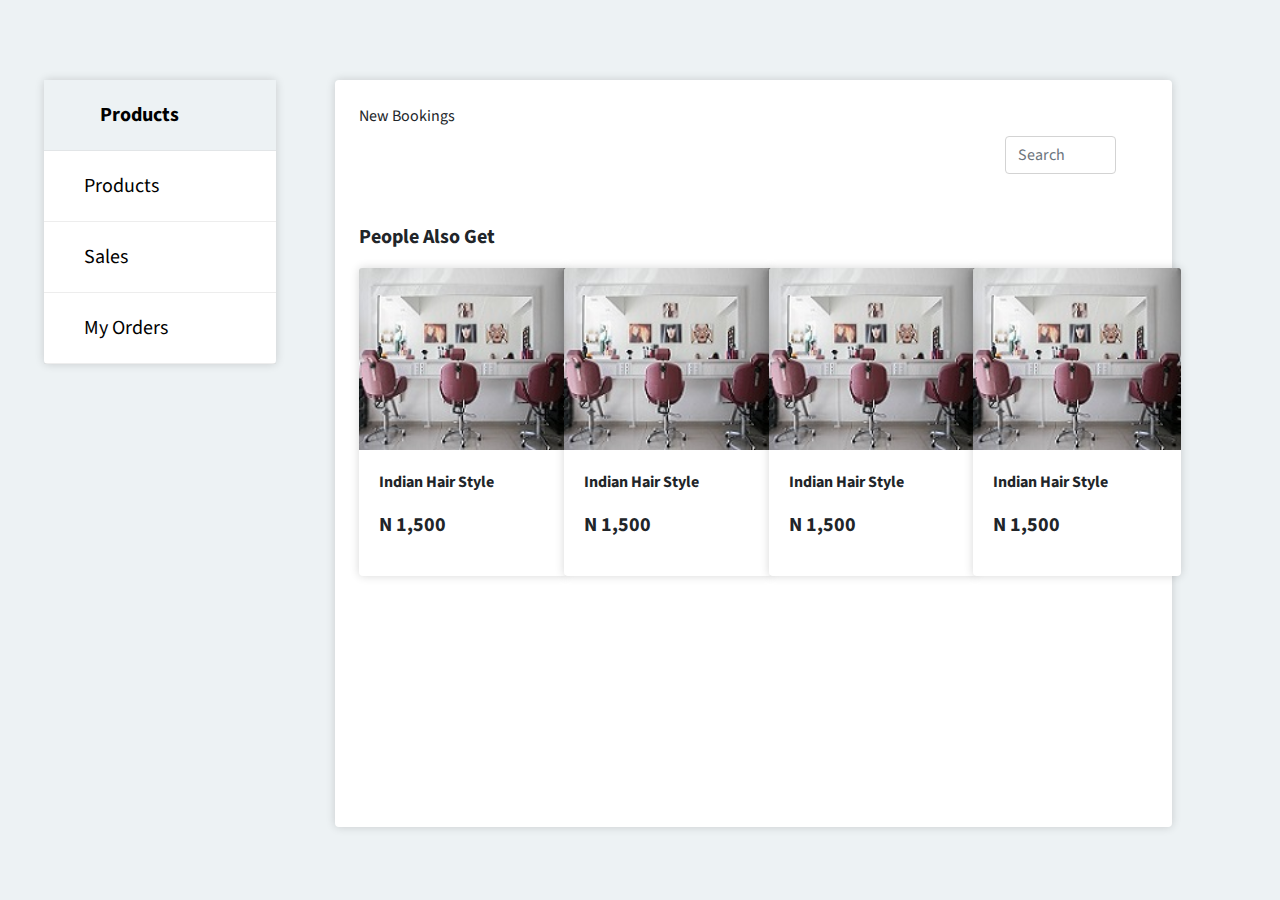
<file: Owner_pages/products.html>
<!DOCTYPE html>
<html lang="en">

<head>
    <meta charset="UTF-8">
    <meta name="viewport" content="width=device-width, initial-scale=1.0">
    <link rel="stylesheet" href="../src/style.css">
    <link rel="stylesheet" href="../assets/libraries/bootstrap-4.5.3-dist/css/bootstrap.css">
    <link rel="stylesheet" href="https://use.fontawesome.com/releases/v5.15.1/css/all.css"
        integrity="sha384-vp86vTRFVJgpjF9jiIGPEEqYqlDwgyBgEF109VFjmqGmIY/Y4HV4d3Gp2irVfcrp" crossorigin="anonymous">
    <title>Products</title>
</head>

<body>

    <section class="services section__height">
        <div class="container-fluid">
            <div class="row">
                <div class="col-md-3">
                    <div class="side_navHolder">
                        <div class="side_nav">
                            <a href="#">
                                <div class="side_navHeader bg_gray">
                                    <span class="text_is_bold"><i
                                            class="section__text--mid fas fa-angle-left mr-3"></i>Products</span>
                                </div>
                            </a>


                            <a href="#">
                                <div href="#" class="side_navContent">Products
                                </div>
                            </a>

                            <a href="./phone-settings.html">
                                <div href="#" class="side_navContent">Sales
                                </div>
                            </a>

                            <a href="./change-password.html">
                                <div href="#" class="side_navContent">My Orders
                                </div>
                            </a>
                        </div>
                    </div>
                </div>

                <div class="col-md-9">
                    <div class="manage mg section__height">
                        <div class="manage_inner">
                            <div class="row">
                                <div class="col-md-9">
                                    <p>New Bookings</p>
                                </div>
                                <div class="col-md-3">
                                    <form action="" class="search__formHolder">
                                        <div class="form-group has-search">
                                            <span class="fa fa-search form-control-feedback"></span>
                                            <input type="text" class="form-control" placeholder="Search">
                                        </div>
                                    </form>

                                </div>
                            </div>
                            <p class="text_is_bold section__text">People Also Get</p>
                            <div class="row">
                                <div class="col-md-3">
                                    <div class="card service_card" style="width: 13rem;">
                                        <img src="../assets/images/salon - Copy.jpg" class="card-img-top" alt="...">
                                        <div class="card-body">
                                            <p class="card-text text_is_bold">Indian Hair Style</p>
                                            <p class="text_is_bold section__text">N 1,500</p>
                                        </div>
                                    </div>
                                </div>

                                <div class="col-md-3">
                                    <div class="card service_card" style="width: 13rem;">
                                        <img src="../assets/images/salon - Copy.jpg" class="card-img-top" alt="...">
                                        <div class="card-body">
                                            <p class="card-text text_is_bold">Indian Hair Style</p>
                                            <p class="text_is_bold section__text">N 1,500</p>
                                        </div>
                                    </div>
                                </div>

                                <div class="col-md-3">
                                    <div class="card service_card" style="width: 13rem;">
                                        <img src="../assets/images/salon - Copy.jpg" class="card-img-top" alt="...">
                                        <div class="card-body">
                                            <p class="card-text text_is_bold">Indian Hair Style</p>
                                            <p class="text_is_bold section__text">N 1,500</p>
                                        </div>
                                    </div>
                                </div>

                                <div class="col-md-3">
                                    <div class="card service_card" style="width: 13rem;">
                                        <img src="../assets/images/salon - Copy.jpg" class="card-img-top" alt="...">
                                        <div class="card-body">
                                            <p class="card-text text_is_bold">Indian Hair Style</p>
                                            <p class="text_is_bold section__text">N 1,500</p>
                                        </div>
                                    </div>
                                </div>
                            </div>
                        </div>
                    </div>
                </div>

            </div>
        </div>
        </div>

        </div>
        </div>
        </div>
        </div>
        </div>
        </div>


















    </section>
</body>

</html>
</file>
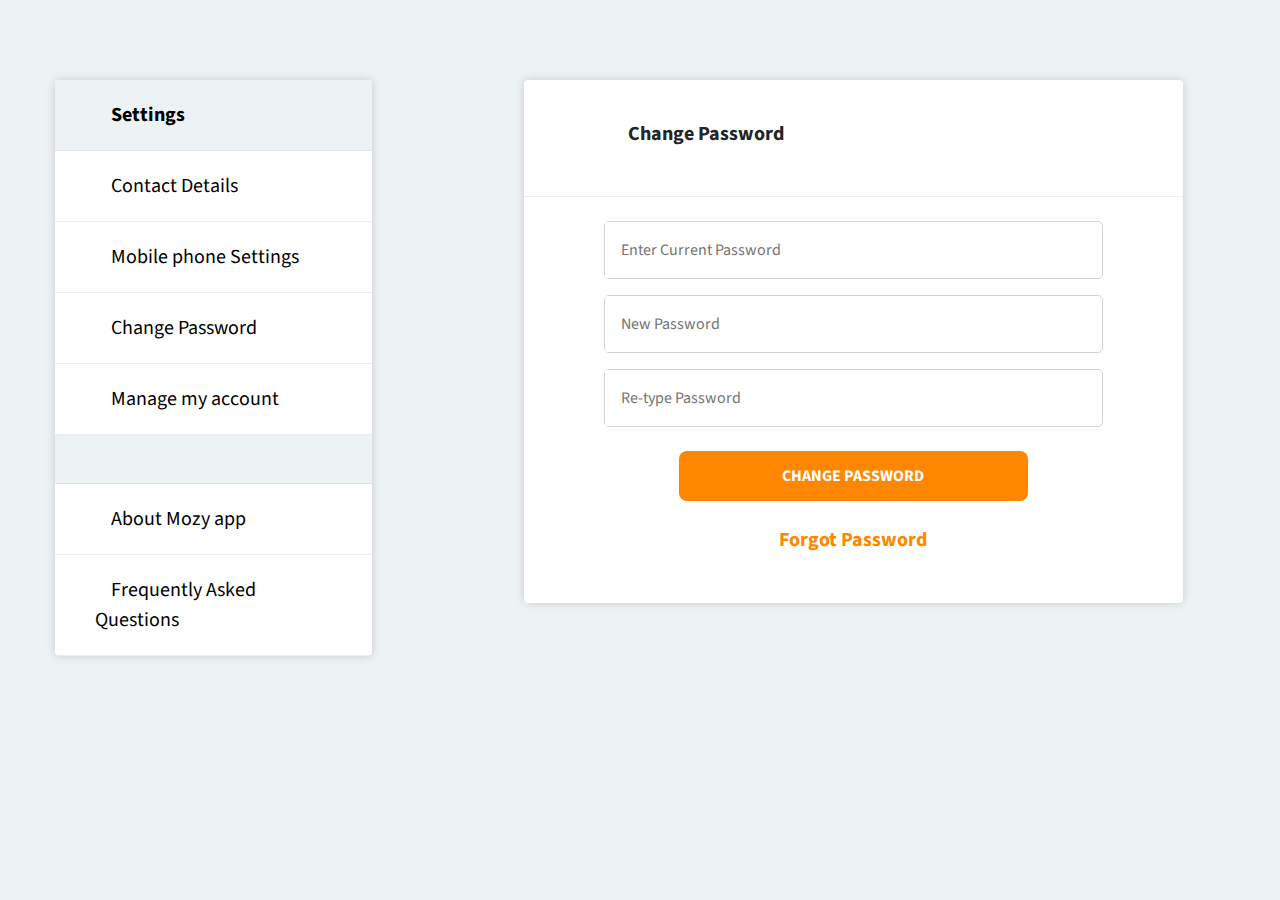
<file: Settings/change-password.html>
<!DOCTYPE html>
<html lang="en">

<head>
    <meta charset="UTF-8">
    <meta name="viewport" content="width=device-width, initial-scale=1.0">
    <link rel="stylesheet" href="../src/style.css">
    <link rel="stylesheet" href="../assets/libraries/bootstrap-4.5.3-dist/css/bootstrap.css">
    <link rel="stylesheet" href="https://use.fontawesome.com/releases/v5.15.1/css/all.css"
        integrity="sha384-vp86vTRFVJgpjF9jiIGPEEqYqlDwgyBgEF109VFjmqGmIY/Y4HV4d3Gp2irVfcrp" crossorigin="anonymous">
    <title>Change Password</title>
</head>

<body>

    <section class="services section__height">
        <div class="container-fluid">
            <div class="row">
                <div class="col-md-4">
                    <div class="side_navHolder">
                        <div class="side_nav">
                            <a href="#">
                                <div class="side_navHeader bg_gray">
                                    <span class="text_is_bold"><i
                                            class="section__text--mid fas fa-angle-left mr-3"></i>Settings</span>
                                </div>
                            </a>


                            <a href="#">
                                <div href="#" class="side_navContent">
                                    <i class="mr-3"></i>Contact Details
                                </div>
                            </a>

                            <a href="./phone-settings.html">
                                <div href="#" class="side_navContent">
                                    <i class="mr-3"></i>Mobile phone Settings
                                </div>
                            </a>

                            <a href="./change-password.html">
                                <div href="#" class="side_navContent">
                                    <i class="mr-3"></i>Change Password
                                </div>
                            </a>

                            <a href="#" class="">
                                <div class="side_navContent">
                                    <i class="mr-3"></i>Manage my account
                                </div>
                            </a>

                            <div class="side_navContent bg_gray">
                                <p></p>
                            </div>

                            <a href="#">
                                <div href="#" class="side_navContent">
                                    <i class="mr-3"></i>About Mozy app
                                </div>
                            </a>

                            <a href="#">
                                <div href="#" class="side_navContent">
                                    <i class="mr-3"></i>Frequently Asked Questions
                                </div>
                            </a>

                        </div>
                    </div>
                </div>
                <div class="col-md-8 owne">
                    <div class="manage_header section__height--mid">
                        <div class="manage_inner">
                            <div class="manage_innerHeader  align_only">
                                <h6 class="section__text text_is_bold"><i
                                        class="fas fa-key mr-4 text_is_orange"></i>Change Password</h6>
                            </div>
                            <div class="manage_innerBody section__height--mid mt-4 pb-5 align_only">
                                <div class="form_holder section__text--mid w-100">
                                    <div class="form_elementContent align_only">
                                        <input type="password" placeholder="Enter Current Password"><i
                                            class="fas fa-eye align_only pr-3 text_is_gray"></i>
                                    </div>
                                    <div class="form_elementContent align_only mt-3">
                                        <input type="password" placeholder="New Password"><i
                                            class="fas fa-eye align_only pr-3 text_is_gray"></i>
                                    </div>
                                    <div class="form_elementContent align_only mt-3">
                                        <input type="password" placeholder="Re-type Password"><i
                                            class="fas fa-eye align_only pr-3 text_is_gray"></i>
                                    </div>
                                    <div class="btn_holder">
                                        <button type="submit" class="bg_orange default_btn mt-4 text_is_bold w-100 ">CHANGE
                                            PASSWORD</button>
                                    </div>
                                    <div class="mt-4 v_align">
                                        <a href="#" class="section__text text_is_orange text_is_bold">Forgot
                                            Password</a>
                                    </div>

                                </div>
                            </div>

                        </div>
                    </div>
                </div>
            </div>
        </div>
        </div>

    </section>


</body>

</html>
</file>
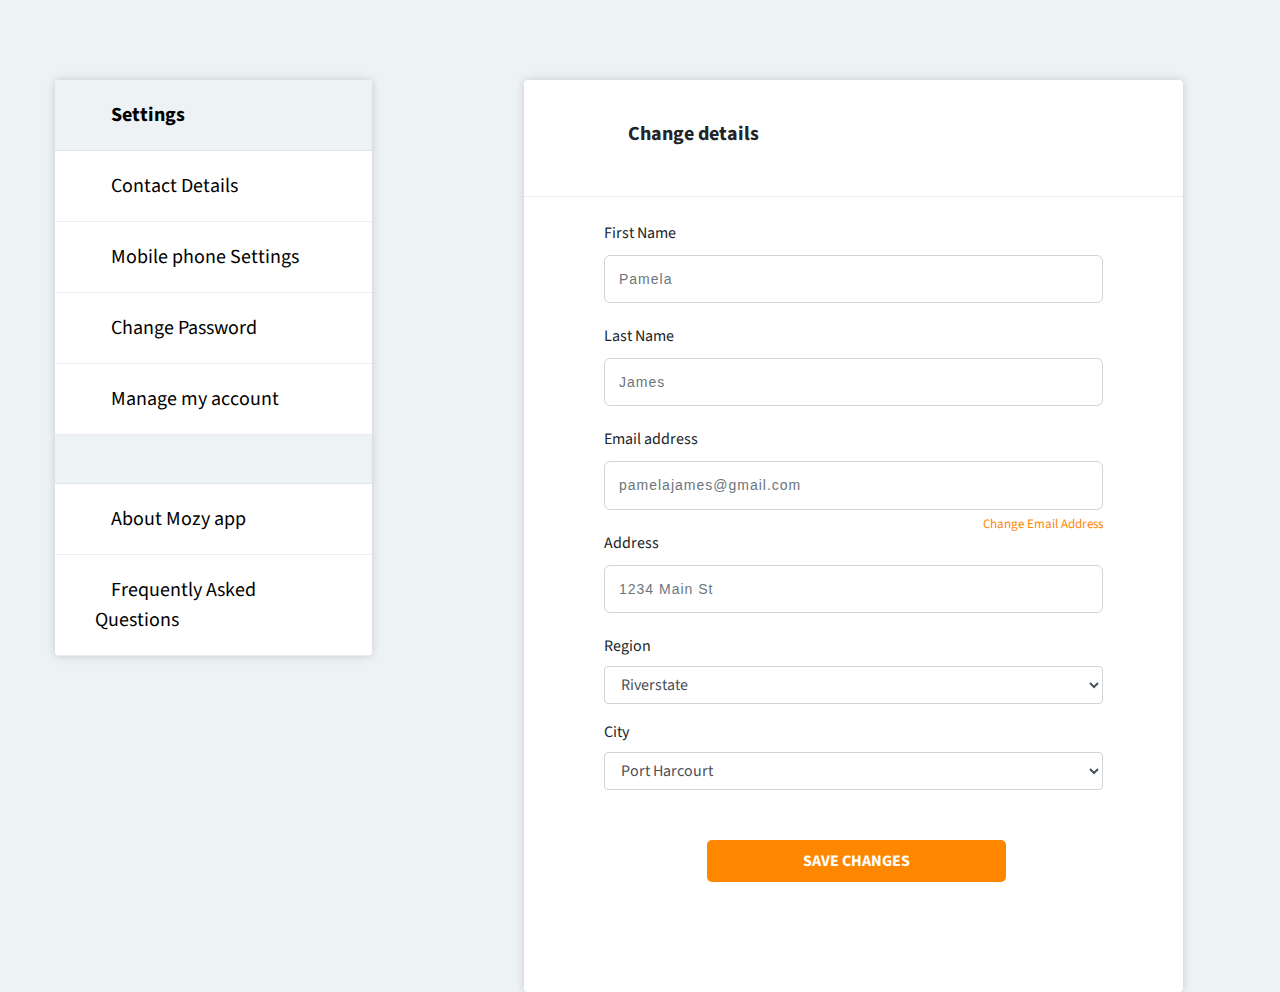
<file: Settings/contact-details.html>
<!DOCTYPE html>
<html lang="en">

<head>
    <meta charset="UTF-8">
    <meta name="viewport" content="width=device-width, initial-scale=1.0">
    <link rel="stylesheet" href="../src/style.css">
    <link rel="stylesheet" href="../assets/libraries/bootstrap-4.5.3-dist/css/bootstrap.css">
    <link rel="stylesheet" href="https://use.fontawesome.com/releases/v5.15.1/css/all.css"
        integrity="sha384-vp86vTRFVJgpjF9jiIGPEEqYqlDwgyBgEF109VFjmqGmIY/Y4HV4d3Gp2irVfcrp" crossorigin="anonymous">
    <title>Contact Details</title>
</head>

<body>

    <section class="services section__height">
        <div class="container-fluid">
            <div class="row">
                <div class="col-md-4">
                    <div class="side_navHolder">
                        <div class="side_nav">
                            <a href="#">
                                <div class="side_navHeader bg_gray">
                                    <span class="text_is_bold"><i
                                            class="section__text--mid fas fa-angle-left mr-3"></i>Settings</span>
                                </div>
                            </a>
                            <a href="#">
                                <div href="#" class="side_navContent">
                                    <i class="mr-3"></i>Contact Details
                                </div>
                            </a>

                            <a href="./phone-settings.html">
                                <div href="#" class="side_navContent">
                                    <i class="mr-3"></i>Mobile phone Settings
                                </div>
                            </a>

                            <a href="./change-password.html">
                                <div href="#" class="side_navContent">
                                    <i class="mr-3"></i>Change Password
                                </div>
                            </a>

                            <a href="#" class="">
                                <div class="side_navContent">
                                    <i class="mr-3"></i>Manage my account
                                </div>
                            </a>

                            <div class="side_navContent bg_gray">
                                <p></p>
                            </div>

                            <a href="#">
                                <div href="#" class="side_navContent">
                                    <i class="mr-3"></i>About Mozy app
                                </div>
                            </a>
                            <a href="#">
                                <div href="#" class="side_navContent">
                                    <i class="mr-3"></i>Frequently Asked Questions
                                </div>
                            </a>

                        </div>
                    </div>
                </div>
                <div class="col-md-8">
                    <div class="manage_header changeDetails section__height--mid">
                        <div class="manage_inner">
                            <div class="manage_innerHeader  align_only">
                                <h6 class="section__text text_is_bold"><i
                                        class="fas fa-user mr-4 text_is_orange"></i>Change details</h6>
                            </div>
                            <div class="manage_innerBody pt-4 section__height--mid align_only">
                                <div class="section__text--mid w-100">
                                    <form>
                                        <div class="form-card">
                                            <label for="firstname">First Name</label>
                                            <input type="text" class="form-control" id="formGroupExampleInput"
                                                placeholder="Pamela">
                                        </div>
                                        <div class="form-card pt-3">
                                            <label for="firstname">Last Name</label>
                                            <input type="text" class="form-control" id="formGroupExampleInput"
                                                placeholder="James">
                                        </div>
                                        <div class="form-card pt-3">
                                            <label for="email">Email address</label>
                                            <input type="email" class="form-control" id="exampleFormControlInput1"
                                                placeholder="pamelajames@gmail.com">
                                            <a href="#" data-toggle="modal" data-target="#editModal"
                                                class="section__text--small changeEmail text_is_orange">Change
                                                Email Address</a>
                                        </div>

                                        <div class="form-card pt-3">
                                            <label for="address">Address</label>
                                            <input type="text" class="form-control" id="inputAddress"
                                                placeholder="1234 Main St">
                                        </div>
                                        <div class="form-card pt-3">
                                            <label for="region">Region</label>
                                            <select class="form-control" id="exampleFormControlSelect1">
                                                <option>Riverstate</option>
                                                <option>2</option>
                                                <option>3</option>
                                                <option>4</option>
                                                <option>5</option>
                                            </select>
                                        </div>
                                        <div class="form-card pt-3">
                                            <label for="city">City</label>
                                            <select class="form-control" id="exampleFormControlSelect1">
                                                <option>Port Harcourt</option>
                                                <option>2</option>
                                                <option>3</option>
                                                <option>4</option>
                                                <option>5</option>
                                            </select>
                                        </div>

                                        <button class="btn-details btn text_is_bold">SAVE CHANGES</button>
                                    </form>
                                    <!-- Delete Account Modal -->
                                    <!-- Modal -->
                                    <div class="modal  fade" id="editModal" tabindex="-1"
                                        aria-labelledby="exampleModalLabel" aria-hidden="true">
                                        <div class="modal-dialog modal-dialog-centered">
                                            <div class="modal-content">
                                                <div class="modal-header mh text_is_orange">
                                                    <h5 class="modal-title px-22" id="exampleModalLabel">Enter your new
                                                        email</h5>
                                                    <button type="button" class="close" data-dismiss="modal"
                                                        aria-label="Close">
                                                        <span aria-hidden="true"
                                                            class="section__head modal__close">&times;</span>
                                                    </button>
                                                </div>
                                                <div class="modal-body mb">
                                                    <div class="inputmb-5"><input class="p-3 border" type="email"
                                                            placeholder="pamelajames@gmail.com" class="phone"></div>
                                                </div>
                                                <div class="deactivate_btn_holder mt-3">
                                                    <button type="button" class="default_btn text_is_bold w-100">SAVE
                                                        EMAIL</button>
                                                </div>
                                            </div>
                                        </div>
                                    </div>
                                </div>
                            </div>
                        </div>
                    </div>

    </section>


    <script src="https://code.jquery.com/jquery-3.5.1.min.js"
        integrity="sha256-9/aliU8dGd2tb6OSsuzixeV4y/faTqgFtohetphbbj0=" crossorigin="anonymous"></script>
    <script src="../assets/libraries/bootstrap-4.5.3-dist/js/bootstrap.min.js"></script>
</body>

</html>
</file>
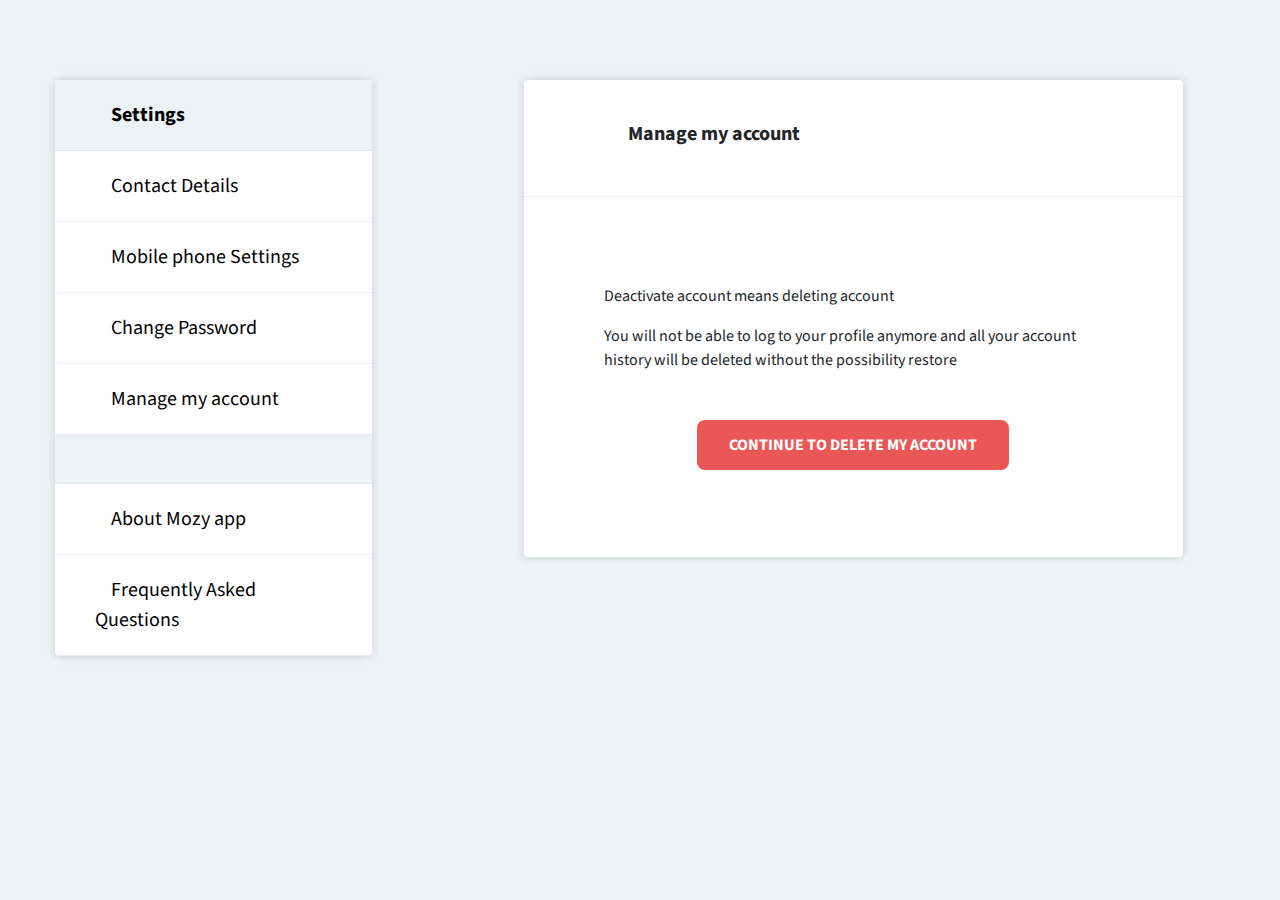
<file: Settings/manage-account.html>
<!DOCTYPE html>
<html lang="en">

<head>
    <meta charset="UTF-8">
    <meta name="viewport" content="width=device-width, initial-scale=1.0">
    <link rel="stylesheet" href="../src/style.css">
    <link rel="stylesheet" href="../assets/libraries/bootstrap-4.5.3-dist/css/bootstrap.css">
    <link rel="stylesheet" href="https://use.fontawesome.com/releases/v5.15.1/css/all.css"
        integrity="sha384-vp86vTRFVJgpjF9jiIGPEEqYqlDwgyBgEF109VFjmqGmIY/Y4HV4d3Gp2irVfcrp" crossorigin="anonymous">
    <title>Manage Account</title>
</head>

<body>

    <section class="services section__height">
        <div class="container-fluid">
            <div class="row">
                <div class="col-md-4">
                    <div class="side_navHolder">
                        <div class="side_nav">
                            <a href="#">
                                <div class="side_navHeader bg_gray">
                                    <span class="text_is_bold"><i
                                            class="section__text--mid fas fa-angle-left mr-3"></i>Settings</span>
                                </div>
                            </a>


                            <a href="#">
                                <div href="#" class="side_navContent">
                                    <i class="mr-3"></i>Contact Details
                                </div>
                            </a>

                            <a href="#">
                                <div href="#" class="side_navContent">
                                    <i class="mr-3"></i>Mobile phone Settings
                                </div>
                            </a>

                            <a href="#">
                                <div href="#" class="side_navContent">
                                    <i class="mr-3"></i>Change Password
                                </div>
                            </a>

                            <a href="#" class="">
                                <div class="side_navContent">
                                    <i class="mr-3"></i>Manage my account
                                </div>
                            </a>

                            <div class="side_navContent bg_gray">
                                <p></p>
                            </div>

                            <a href="#">
                                <div href="#" class="side_navContent">
                                    <i class="mr-3"></i>About Mozy app
                                </div>
                            </a>

                            <a href="#">
                                <div href="#" class="side_navContent">
                                    <i class="mr-3"></i>Frequently Asked Questions
                                </div>
                            </a>

                        </div>
                    </div>
                </div>
                <div class="col-md-8 owner">
                    <div class="manage_header section__height--mid">
                        <div class="manage_inner">
                            <div class="manage_innerHeader  align_only">
                                <h6 class="section__text text_is_bold"><i
                                        class="fas fa-portrait mr-4 text_is_orange"></i>Manage my account</h6>
                            </div>
                            <div class="manage_innerBody section__height--mid align_only">
                                <div class="section__text--mid">
                                    <p>Deactivate account means deleting account</p>
                                    <p>You will not be able to log to your profile anymore and all your account history
                                        will be deleted without the
                                        possibility
                                        restore</p>
                                    <div class="btn_holder mt-5">
                                        <a href="#" type="button" data-toggle="modal" data-target="#deleteModal"
                                            class="default_btn text_is_bold">CONTINUE TO DELETE MY ACCOUNT</a>
                                    </div>

                                    <!-- Delete Account Modal -->
                                    <!-- Modal -->
                                    <div class="modal  fade" id="deleteModal" tabindex="-1"
                                        aria-labelledby="exampleModalLabel" aria-hidden="true">
                                        <div class="modal-dialog modal-dialog-centered">
                                            <div class="modal-content">
                                                <div class="modal-header text_is_orange">
                                                    <h5 class="modal-title px-22" id="exampleModalLabel">Enter password
                                                        to deactivate</h5>
                                                    <button type="button" class="close" data-dismiss="modal"
                                                        aria-label="Close">
                                                        <span aria-hidden="true"
                                                            class="section__head modal__close">&times;</span>
                                                    </button>
                                                </div>
                                                <div class="modal-body pt-4">
                                                    <div class="mb-3"><input class="p-3 borders  modal__password align_only"
                                                            type="password" placeholder="* * * * * * *">
                                                    </div>
                                                </div>
                                                <div class="modal-footer">
                                                    <div class="deactivate_btn_holder">
                                                        <button
                                                            class="default_btn text_is_bold w-100">DEACTIVATE</button>
                                                    </div>
                                                    <div class="v_align mt-3">
                                                        <button href="#" class="button text_is_orange">Cancel</button>
                                                    </div>
                                                </div>
                                            </div>
                                        </div>
                                    </div>
                                </div>
                            </div>

                        </div>
                    </div>
                </div>
            </div>
        </div>
        </div>

    </section>

    </div>

    <script src="https://code.jquery.com/jquery-3.5.1.min.js"
        integrity="sha256-9/aliU8dGd2tb6OSsuzixeV4y/faTqgFtohetphbbj0=" crossorigin="anonymous"></script>
    <script src="../assets/libraries/bootstrap-4.5.3-dist/js/bootstrap.min.js"></script>

</body>

</html>
</file>
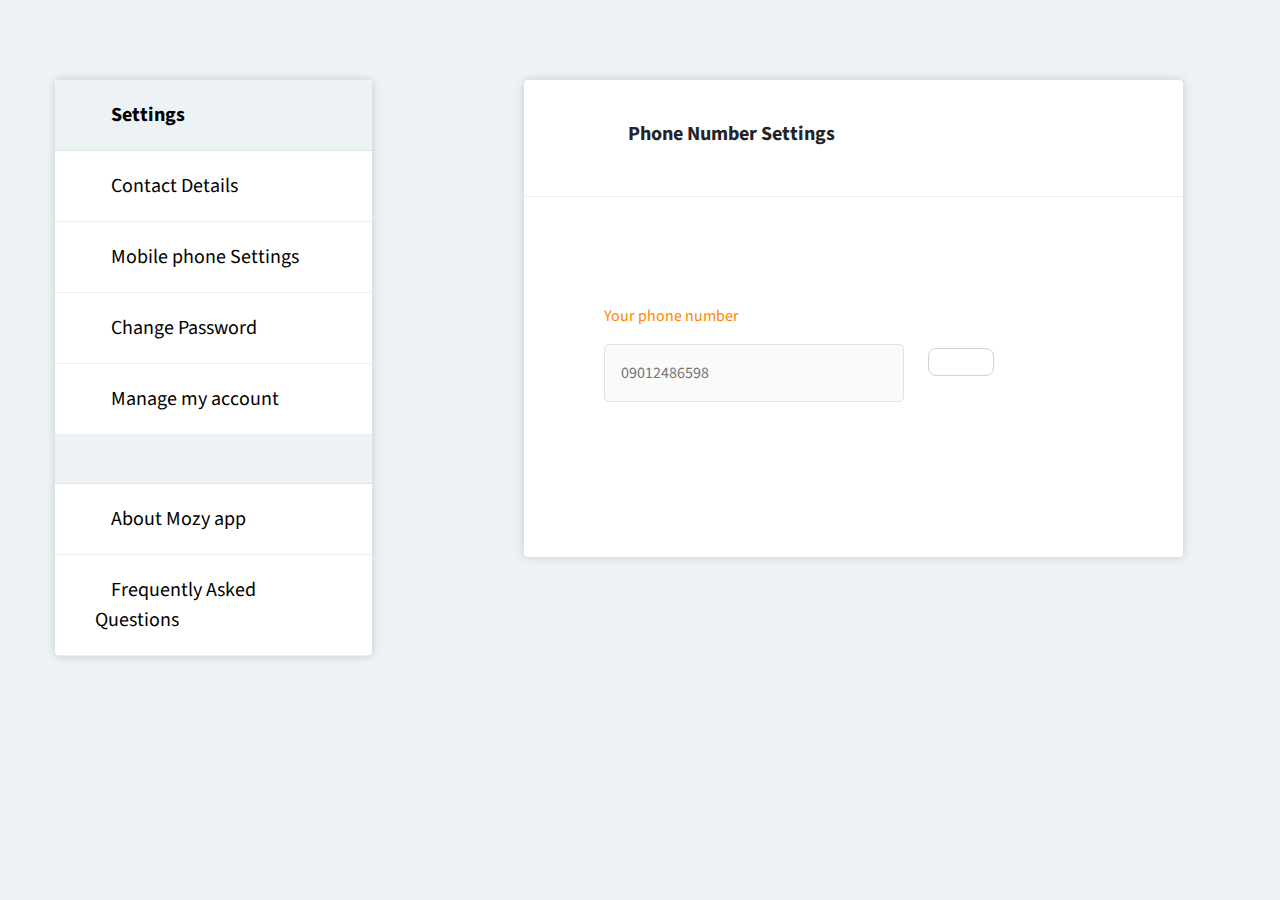
<file: Settings/phone-settings.html>
<!DOCTYPE html>
<html lang="en">

<head>
    <meta charset="UTF-8">
    <meta name="viewport" content="width=device-width, initial-scale=1.0">
    <link rel="stylesheet" href="../src/style.css">
    <link rel="stylesheet" href="../assets/libraries/bootstrap-4.5.3-dist/css/bootstrap.css">
    <link rel="stylesheet" href="https://use.fontawesome.com/releases/v5.15.1/css/all.css"
        integrity="sha384-vp86vTRFVJgpjF9jiIGPEEqYqlDwgyBgEF109VFjmqGmIY/Y4HV4d3Gp2irVfcrp" crossorigin="anonymous">
    <title>Phone Settings</title>
</head>

<body>

    <section class="services section__height">
        <div class="container-fluid">
            <div class="row">
                <div class="col-md-4">
                    <div class="side_navHolder">
                        <div class="side_nav">
                            <a href="#">
                                <div class="side_navHeader bg_gray">
                                    <span class="text_is_bold"><i
                                            class="section__text--mid fas fa-angle-left mr-3"></i>Settings</span>
                                </div>
                            </a>


                            <a href="#">
                                <div href="#" class="side_navContent">
                                    <i class="mr-3"></i>Contact Details
                                </div>
                            </a>

                            <a href="./phone-settings.html">
                                <div href="#" class="side_navContent">
                                    <i class="mr-3"></i>Mobile phone Settings
                                </div>
                            </a>

                            <a href="./change-password.html">
                                <div href="#" class="side_navContent">
                                    <i class="mr-3"></i>Change Password
                                </div>
                            </a>

                            <a href="#" class="">
                                <div class="side_navContent">
                                    <i class="mr-3"></i>Manage my account
                                </div>
                            </a>

                            <div class="side_navContent bg_gray">
                                <p></p>
                            </div>

                            <a href="#">
                                <div href="#" class="side_navContent">
                                    <i class="mr-3"></i>About Mozy app
                                </div>
                            </a>

                            <a href="#">
                                <div href="#" class="side_navContent">
                                    <i class="mr-3"></i>Frequently Asked Questions
                                </div>
                            </a>

                        </div>
                    </div>
                </div>
                <div class="col-md-8 owne">
                    <div class="manage_header section__height--mid">
                        <div class="manage_inner">
                            <div class="manage_innerHeader  align_only">
                                <h6 class="section__text text_is_bold"><i
                                        class="fas fa-phone-square-alt mr-4 text_is_orange"></i>Phone Number Settings
                                </h6>
                            </div>
                            <div class="manage_innerBody section__height--mid align_only">
                                <div class="section__text--mid">
                                    <p class="text_is_orange">Your phone number</p>
                                    <div class="flex_just-between">
                                        <div class="input mb-5"><input class="p-3 border" type="tel"
                                                placeholder="09012486598" disabled></div>
                                        <div class="btn_holder ml-4">
                                            <button data-toggle="modal" data-target="#editModal"
                                                class=" default_btn edit mt-1"><i
                                                    class="fas fa-pen section__text"></i></button>
                                        </div>
                                    </div>

                                    <!-- Delete Account Modal -->
                                    <!-- Modal -->
                                    <div class="modal  fade" id="editModal" tabindex="-1"
                                        aria-labelledby="exampleModalLabel" aria-hidden="true">
                                        <div class="modal-dialog modal-dialog-centered">
                                            <div class="modal-content">
                                                <div class="modal-header mh text_is_orange">
                                                    <h5 class="modal-title px-22" id="exampleModalLabel">Enter your new
                                                        phone
                                                        number</h5>
                                                    <button type="button" class="close" data-dismiss="modal"
                                                        aria-label="Close">
                                                        <span aria-hidden="true"
                                                            class="section__head modal__close">&times;</span>
                                                    </button>
                                                </div>
                                                <div class="modal-body mb">
                                                    <div class="inputmb-5"><input class="p-3 border" type="tel"
                                                            placeholder="09012486598" class="phone"></div>
                                                </div>
                                                <div class="deactivate_btn_holder mt-3">
                                                    <button type="button" class="default_btn text_is_bold w-100">SAVE
                                                        PHONE</button>
                                                </div>
                                            </div>
                                        </div>
                                    </div>
                                </div>
                            </div>

                        </div>
                    </div>
                </div>
            </div>
        </div>
        </div>

    </section>



    <script src="https://code.jquery.com/jquery-3.5.1.min.js"
        integrity="sha256-9/aliU8dGd2tb6OSsuzixeV4y/faTqgFtohetphbbj0=" crossorigin="anonymous"></script>
    <script src="../assets/libraries/bootstrap-4.5.3-dist/js/bootstrap.min.js"></script>

</body>

</html>
</file>
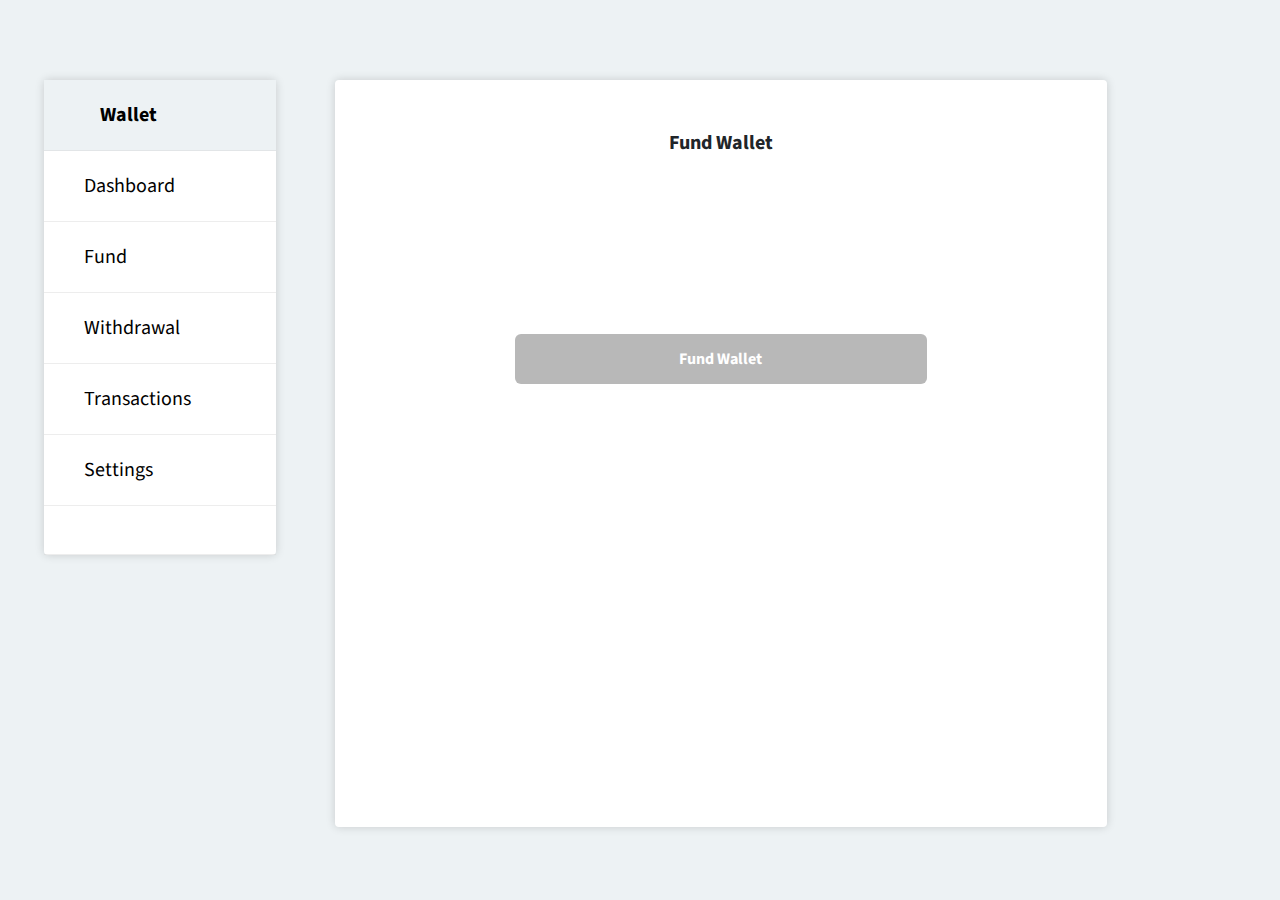
<file: Wallet/fund-2.html>
<!DOCTYPE html>
<html lang="en">
<head>
    <meta charset="UTF-8">
    <meta name="viewport" content="width=device-width, initial-scale=1.0">
    <link rel="stylesheet" href="../src/style.css">
    <link rel="stylesheet" href="../assets/libraries/bootstrap-4.5.3-dist/css/bootstrap.css">
    <link rel="stylesheet" href="https://use.fontawesome.com/releases/v5.15.1/css/all.css"
        integrity="sha384-vp86vTRFVJgpjF9jiIGPEEqYqlDwgyBgEF109VFjmqGmIY/Y4HV4d3Gp2irVfcrp" crossorigin="anonymous">
    <title>Fund 2</title>
</head>

<body>

    <section class="services section__height">
        <div class="container-fluid">
            <div class="row">
                <div class="col-md-3">
                    <div class="side_navHolder">
                        <div class="side_nav">
                            <a href="#">
                                <div class="side_navHeader bg_gray">
                                    <span class="text_is_bold"><i
                                            class="section__text--mid fas fa-angle-left mr-3"></i>Wallet</span>
                                </div>
                            </a>


                            <a href="#">
                                <div href="#" class="side_navContent">Dashboard
                                </div>
                            </a>

                            <a href="./phone-settings.html">
                                <div href="#" class="side_navContent">Fund
                                </div>
                            </a>

                            <a href="./change-password.html">
                                <div href="#" class="side_navContent">Withdrawal
                                </div>
                            </a>

                            <a href="#" class="">
                                <div class="side_navContent">Transactions
                                </div>
                            </a>

                            <a href="#">
                                <div href="#" class="side_navContent">Settings
                                </div>
                            </a>
                            <p>
                                <div href="#" class="side_navContent">
                                </div>
                            </p>


                        </div>
                    </div>
                </div>
                <div class="col-md-9">
                    <div class="manage section__height">
                        <div class="manage_inner fund_align">
                            <div class="p-and-input">
                                <p class="section__text text_is_bold mb-5 text-center p-5">Fund Wallet</p>
                            </div>
                            <a href="#" type="button" class="fund_btn text_is_bold section__text--mid">Fund Wallet</a>
                        </div>
                    </div>

                </div>
            </div>

        </div>
        </div>
        </div>
        </div>
        </div>
        </div>

    </section>

</body>

</html>
</file>
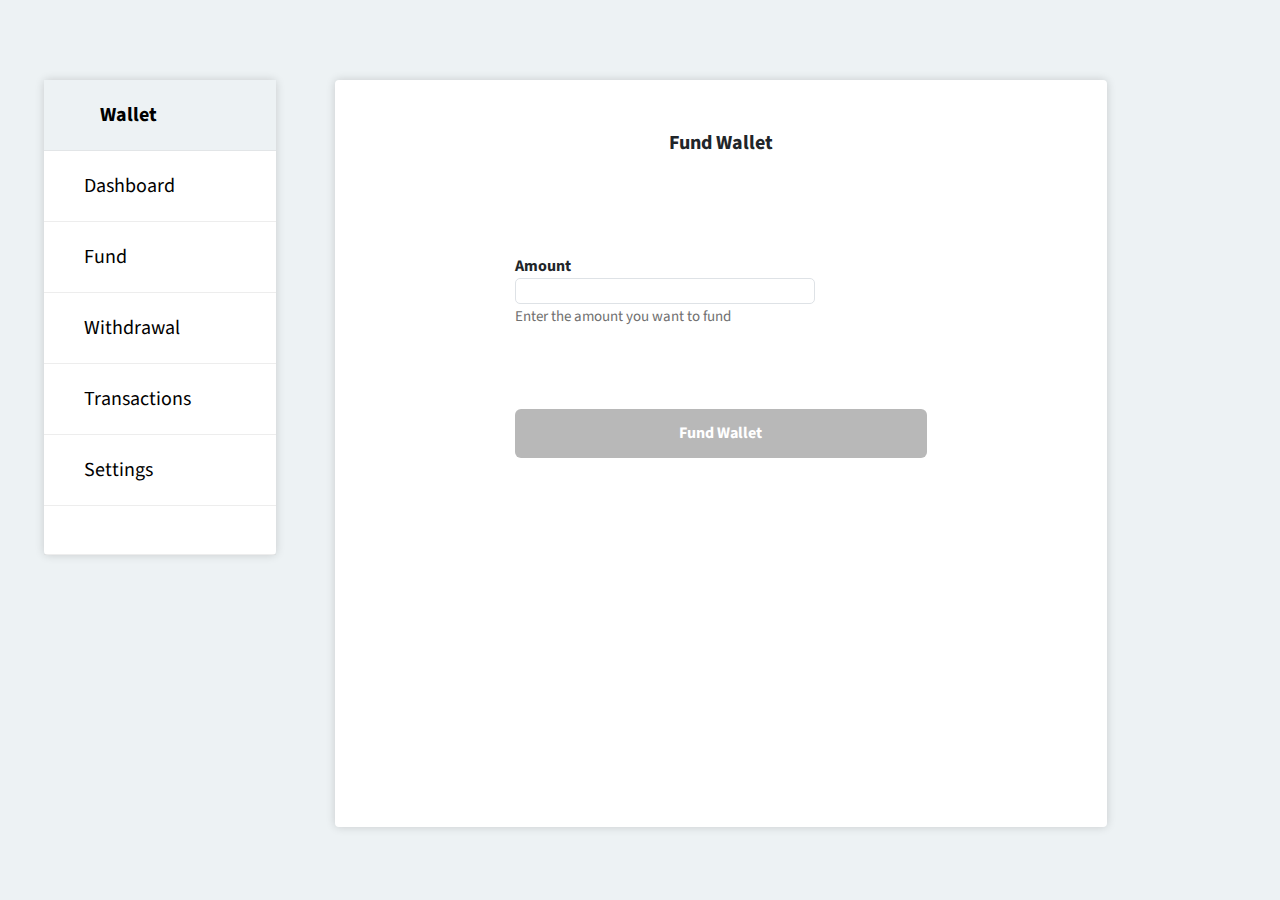
<file: Wallet/fund.html>
<!DOCTYPE html>
<html lang="en">

<head>
    <meta charset="UTF-8">
    <meta name="viewport" content="width=device-width, initial-scale=1.0">
    <link rel="stylesheet" href="../src/style.css">
    <link rel="stylesheet" href="../assets/libraries/bootstrap-4.5.3-dist/css/bootstrap.css">
    <link rel="stylesheet" href="https://use.fontawesome.com/releases/v5.15.1/css/all.css"
        integrity="sha384-vp86vTRFVJgpjF9jiIGPEEqYqlDwgyBgEF109VFjmqGmIY/Y4HV4d3Gp2irVfcrp" crossorigin="anonymous">
    <title>Fund</title>
</head>

<body>

    <section class="services section__height">
        <div class="container-fluid">
            <div class="row">
                <div class="col-md-3">
                    <div class="side_navHolder">
                        <div class="side_nav">
                            <a href="#">
                                <div class="side_navHeader bg_gray">
                                    <span class="text_is_bold"><i
                                            class="section__text--mid fas fa-angle-left mr-3"></i>Wallet</span>
                                </div>
                            </a>


                            <a href="#">
                                <div href="#" class="side_navContent">Dashboard
                                </div>
                            </a>

                            <a href="./phone-settings.html">
                                <div href="#" class="side_navContent">Fund
                                </div>
                            </a>

                            <a href="./change-password.html">
                                <div href="#" class="side_navContent">Withdrawal
                                </div>
                            </a>

                            <a href="#" class="">
                                <div class="side_navContent">Transactions
                                </div>
                            </a>

                            <a href="#">
                                <div href="#" class="side_navContent">Settings
                                </div>
                            </a>
                            <p>
                                <div href="#" class="side_navContent">
                                </div>
                            </p>


                        </div>
                    </div>
                </div>
                <div class="col-md-9">
                    <div class="manage section__height">
                        <div class="manage_inner fund_align">
                            <div class="p-and-input">
                                <p class="section__text text_is_bold mb-5 text-center p-5">Fund Wallet</p>
                            </div>
                            <div class="p-and-nput">
                                <p class="display-5 text_is_bold mb-0 mt-0">Amount</p>
                                <input type="text" class="border mb-0 mt-0">
                                <small class="text_is_gray px-15">Enter the amount you want to fund</small>
                            </div>
                            <div>
                                <a href="#" type="button" class="fund_btn text_is_bold section__text--mid">Fund
                                    Wallet</a>
                            </div>
                        </div>

                    </div>
                </div>

            </div>
        </div>
        </div>
        </div>
        </div>
        </div>

    </section>

</body>

</html>
</file>
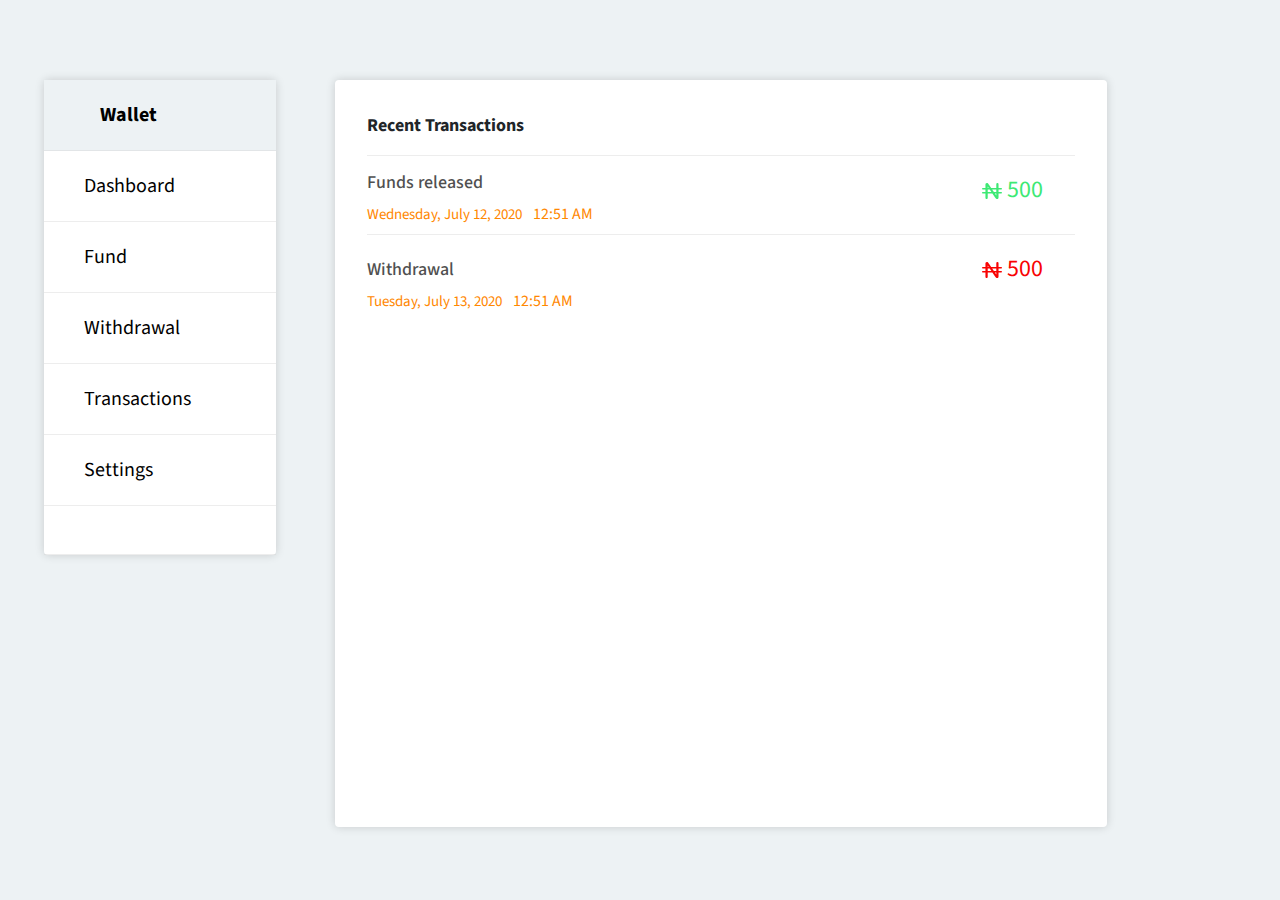
<file: Wallet/transactions.html>
<!DOCTYPE html>
<html lang="en">
<head>
    <meta charset="UTF-8">
    <meta name="viewport" content="width=device-width, initial-scale=1.0">
    <link rel="stylesheet" href="../src/style.css">
    <link rel="stylesheet" href="../assets/libraries/bootstrap-4.5.3-dist/css/bootstrap.css">
    <link rel="stylesheet" href="https://use.fontawesome.com/releases/v5.15.1/css/all.css"
        integrity="sha384-vp86vTRFVJgpjF9jiIGPEEqYqlDwgyBgEF109VFjmqGmIY/Y4HV4d3Gp2irVfcrp" crossorigin="anonymous">
    <title>Transactions</title>
</head>

<body>

    <section class="services section__height">
        <div class="container-fluid">
            <div class="row">
                <div class="col-md-3">
                    <div class="side_navHolder">
                        <div class="side_nav">
                            <a href="#">
                                <div class="side_navHeader bg_gray">
                                    <span class="text_is_bold"><i
                                            class="section__text--mid fas fa-angle-left mr-3"></i>Wallet</span>
                                </div>
                            </a>


                            <a href="#">
                                <div href="#" class="side_navContent">Dashboard
                                </div>
                            </a>

                            <a href="./phone-settings.html">
                                <div href="#" class="side_navContent">Fund
                                </div>
                            </a>

                            <a href="./change-password.html">
                                <div href="#" class="side_navContent">Withdrawal
                                </div>
                            </a>

                            <a href="#" class="">
                                <div class="side_navContent">Transactions
                                </div>
                            </a>

                            <a href="#">
                                <div href="#" class="side_navContent">Settings
                                </div>
                            </a>
                            <p>
                                <div href="#" class="side_navContent">
                                </div>
                            </p>
                        </div>
                    </div>
                </div>

                <div class="col-md-9">
                    <div class="manage history_holder section__height">
                        <div class="manage_inner align_only">
                            <div class="w-100">
                                <p class="text_is_bold px-18 bbtm pb-3">Recent Transactions</p>
                                <div class="row">
                                    <div class="col-md-10">
                                        <div class="texts pb-2">
                                            <h2 class="grayish px-18">Funds released</h2>
                                            <small class="text_is_orange px-15 pb-3">Wednesday, July 12, 2020</small>
                                            <span class="text_is_orange ml-2">12:51 AM</span>
                                        </div>
                                    </div>
                                    <div class="col-md-2">
                                        <div class="naira">
                                            <p class="greenish px-24"><img src="../assets/images/naira-green.svg"
                                                    alt=""> 500</p>
                                        </div>
                                    </div>
                                </div>
                                <p class="btp"></p>
                                <div class="row">
                                    <div class="col-md-10">
                                        <div class="texts">
                                            <h2 class="grayish px-18 pt-2 ">Withdrawal</h2>
                                            <small class="text_is_orange px-15 ">Tuesday, July 13, 2020</small> <span
                                                class="text_is_orange ml-2">12:51 AM</span>
                                        </div>

                                    </div>
                                    <div class="col-md-2">
                                        <div class="naira">
                                            <p class="redish px-24"><img src="../assets/images/naira-red.svg" alt="">
                                                500</p>
                                        </div>
                                    </div>
                                </div>
                            </div>
                        </div>
                    </div>
                </div>

            </div>
        </div>
        </div>
        </div>
        </div>
        </div>

    </section>

</body>

</html>
</file>
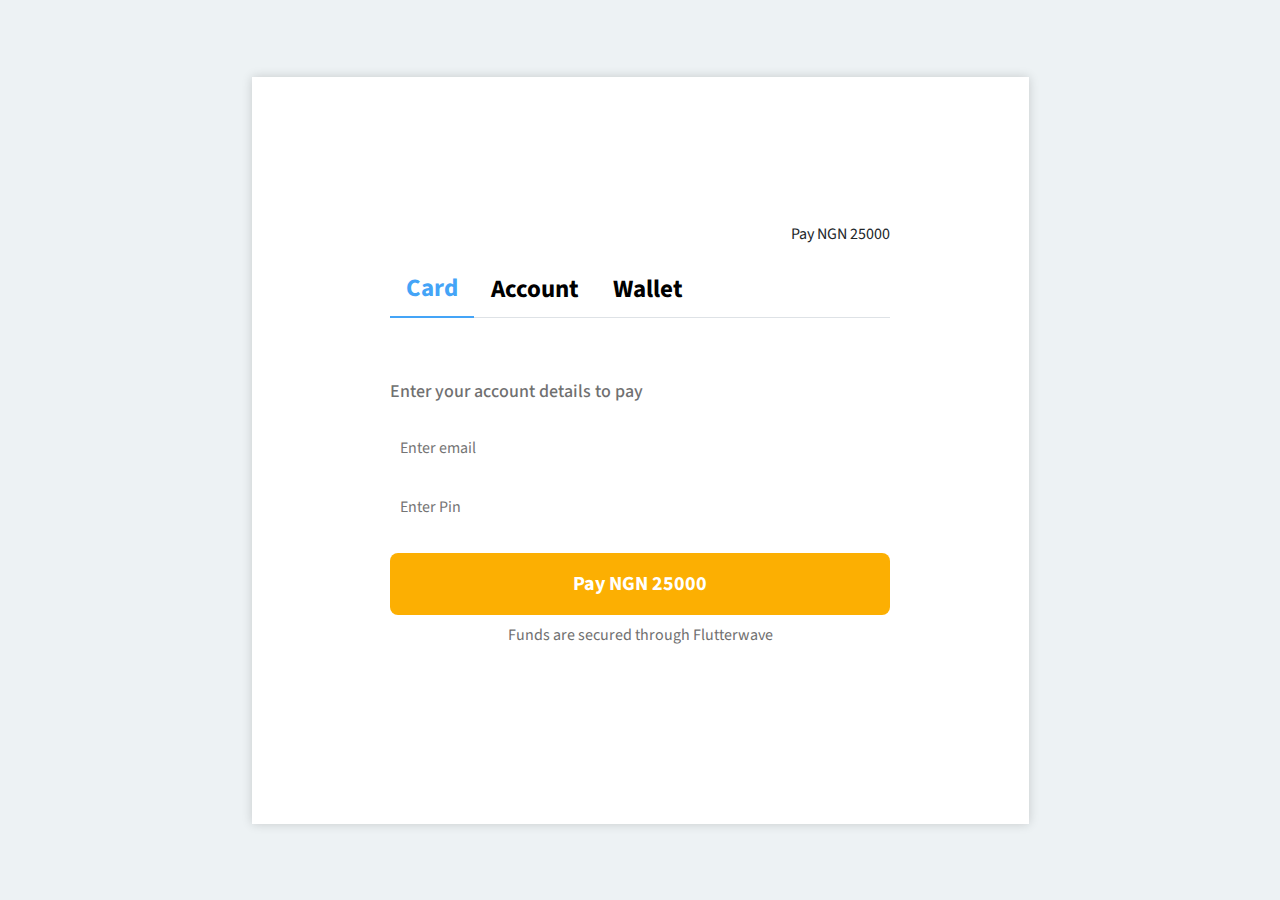
<file: Wallet/wallet-1.html>
<!DOCTYPE html>
<html lang="en">

<head>
    <meta charset="UTF-8">
    <meta name="viewport" content="width=device-width, initial-scale=1.0">
    <link rel="stylesheet" href="../src/style.css">
    <link rel="stylesheet" href="../assets/libraries/bootstrap-4.5.3-dist/css/bootstrap.css">
    <link rel="stylesheet" href="https://use.fontawesome.com/releases/v5.15.1/css/all.css"
        integrity="sha384-vp86vTRFVJgpjF9jiIGPEEqYqlDwgyBgEF109VFjmqGmIY/Y4HV4d3Gp2irVfcrp" crossorigin="anonymous">
    <title>Payment</title>
</head>

<body>
    <section class="payment_holder align_only">
        <div class="container">
            <div class="payment align_only section__height">
                <div class="payment__inner">
                    <div class="">
                        <p class="section__text--mid payment__innerPrice"> Pay
                            <span class="text_is_green">NGN
                                25000</span>
                        </p>
                    </div>
                    <div class="payment__methodTabsHolder">
                        <ul class="nav nav-tabs" id="myTab" role="tablist">
                            <li class="nav-item">
                                <a class="nav-link active section__head--mid text_is_bold" id="home-tab"
                                    data-toggle="tab" href="#card" role="tab" aria-controls="home"
                                    aria-selected="true">Card</a>
                            </li>
                            <li class="nav-item">
                                <a class="nav-link section__head--mid text_is_bold" id="profile-tab" data-toggle="tab"
                                    href="#account" role="tab" aria-controls="profile" aria-selected="false">Account</a>
                            </li>
                            <li class="nav-item">
                                <a class="nav-link section__head--mid text_is_bold" id="contact-tab" data-toggle="tab"
                                    href="#wallet" role="tab" aria-controls="contact" aria-selected="false">Wallet</a>
                            </li>
                        </ul>
                        <div class="tab-content" id="myTabContent">
                            <div class="tab-pane fade show active" id="home" role="tabpanel" aria-labelledby="home-tab">
                                <div class="method__formHolder align_only section__height--mid pt-5">
                                    <div class="w-100">
                                        <h2 class="px-18 text_is_gray">Enter your account details to pay</h2>
                                        <form action="" class="mt-4">
                                            <div class="form_element mt-3">
                                                <input type="email" placeholder="Enter email" required>
                                            </div>
                                            <div class="form_element mt-3">
                                                <input type="password" placeholder="Enter Pin" required>
                                            </div>
                                            <div class="btn_holder mt-4">
                                                <button type="submit" class="default_btn w-100 text_is_bold section__text">Pay NGN 25000</button>
                                                <p class="mt-2 v_align text_is_gray">Funds are secured through Flutterwave</p>
                                            </div>
                                        </form>
                                    </div>
                                </div>
                            </div>
                            <div class="tab-pane fade" id="profile" role="tabpanel" aria-labelledby="profile-tab">...
                            </div>
                            <div class="tab-pane fade" id="wallet" role="tabpanel" aria-labelledby="contact-tab">
                                <div class="method__formHolder mt-3">
                                    <h2 class="section__text text_is_gray">Enter your account details to pay</h2>
                                    <form action="">
                                        <div class="form_element">
                                            <input type="email" placeholder="Enter email" required>
                                        </div>
                                        <div class="form_element">
                                            <input type="email" placeholder="Enter email" required>
                                        </div>
                                    </form>
                                </div>
                            </div>
                        </div>
                    </div>
                </div>
            </div>
        </div>
    </section>




    <script src="https://code.jquery.com/jquery-3.5.1.min.js"
        integrity="sha256-9/aliU8dGd2tb6OSsuzixeV4y/faTqgFtohetphbbj0=" crossorigin="anonymous"></script>
    <script src="../assets/libraries/bootstrap-4.5.3-dist/js/bootstrap.min.js"></script>
</body>

</html>
</file>
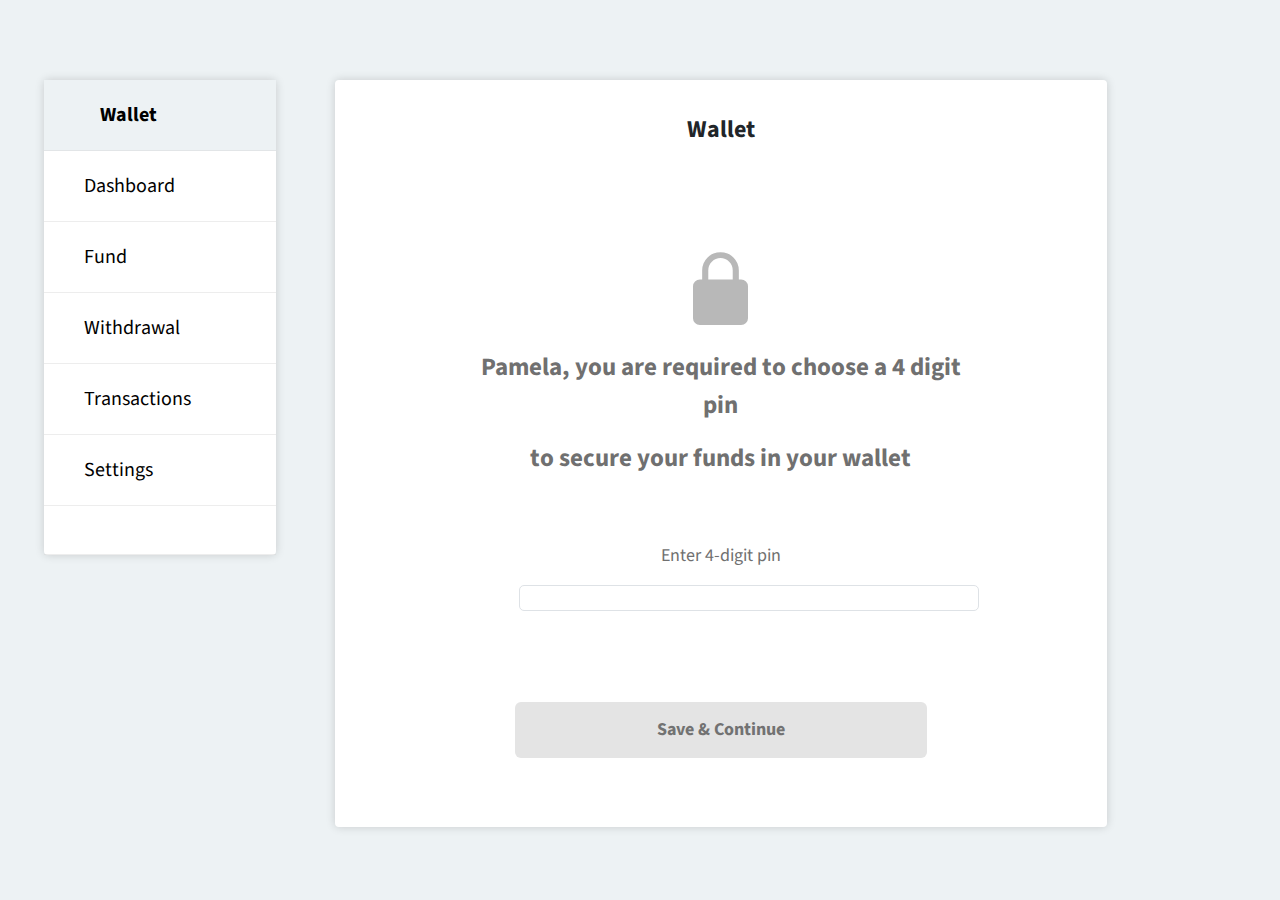
<file: Wallet/wallet-settings.html>
<!DOCTYPE html>
<html lang="en">

<head>
    <meta charset="UTF-8">
    <meta name="viewport" content="width=device-width, initial-scale=1.0">
    <link rel="stylesheet" href="../src/style.css">
    <link rel="stylesheet" href="../assets/libraries/bootstrap-4.5.3-dist/css/bootstrap.css">
    <link rel="stylesheet" href="https://use.fontawesome.com/releases/v5.15.1/css/all.css"
        integrity="sha384-vp86vTRFVJgpjF9jiIGPEEqYqlDwgyBgEF109VFjmqGmIY/Y4HV4d3Gp2irVfcrp" crossorigin="anonymous">
    <title>Wallet Settings</title>
</head>

<body>

    <section class="services section__height">
        <div class="container-fluid">
            <div class="row">
                <div class="col-md-3">
                    <div class="side_navHolder">
                        <div class="side_nav">
                            <a href="#">
                                <div class="side_navHeader bg_gray">
                                    <span class="text_is_bold"><i
                                            class="section__text--mid fas fa-angle-left mr-3"></i>Wallet</span>
                                </div>
                            </a>


                            <a href="#">
                                <div href="#" class="side_navContent">Dashboard
                                </div>
                            </a>

                            <a href="./phone-settings.html">
                                <div href="#" class="side_navContent">Fund
                                </div>
                            </a>

                            <a href="./change-password.html">
                                <div href="#" class="side_navContent">Withdrawal
                                </div>
                            </a>

                            <a href="#" class="">
                                <div class="side_navContent">Transactions
                                </div>
                            </a>

                            <a href="#">
                                <div href="#" class="side_navContent">Settings
                                </div>
                            </a>
                            <p>
                                <div href="#" class="side_navContent">
                                </div>
                            </p>
                        </div>
                    </div>
                </div>

                <div class="col-md-9">
                    <div class="manage section__height">
                        <div class="manage_inner">
                            <div class="alignn">
                                <p class="text_is_bold px-24 pb-3">Wallet</p>
                                <div class="pt-5">
                                    <img src="../assets/images/lock.svg" alt="" class="pt-4 pb-4">
                                </div>
                                <p class="section__head--mid text_is_gray text_is_bold pb-0">Pamela, you are required to
                                    choose a 4 digit pin</p>
                                <p class="section__head--mid text_is_gray text_is_bold pb-0">to secure your funds in
                                    your wallet</p>
                                <div>
                                    <p class="text_is_gray px-18 pt-5">Enter 4-digit pin</p>
                                    <input type="text" class="border mb-3 wallet-input mr-5">
                                </div>
                                <a href="#" type="button" class="wallet_btn text_is_bold px-18">Save & Continue</a>
                            </div>
                        </div>
                    </div>
                </div>
            </div>
        </div>

        </div>
        </div>
        </div>
        </div>
        </div>
        </div>

    </section>

</body>

</html>
</file>
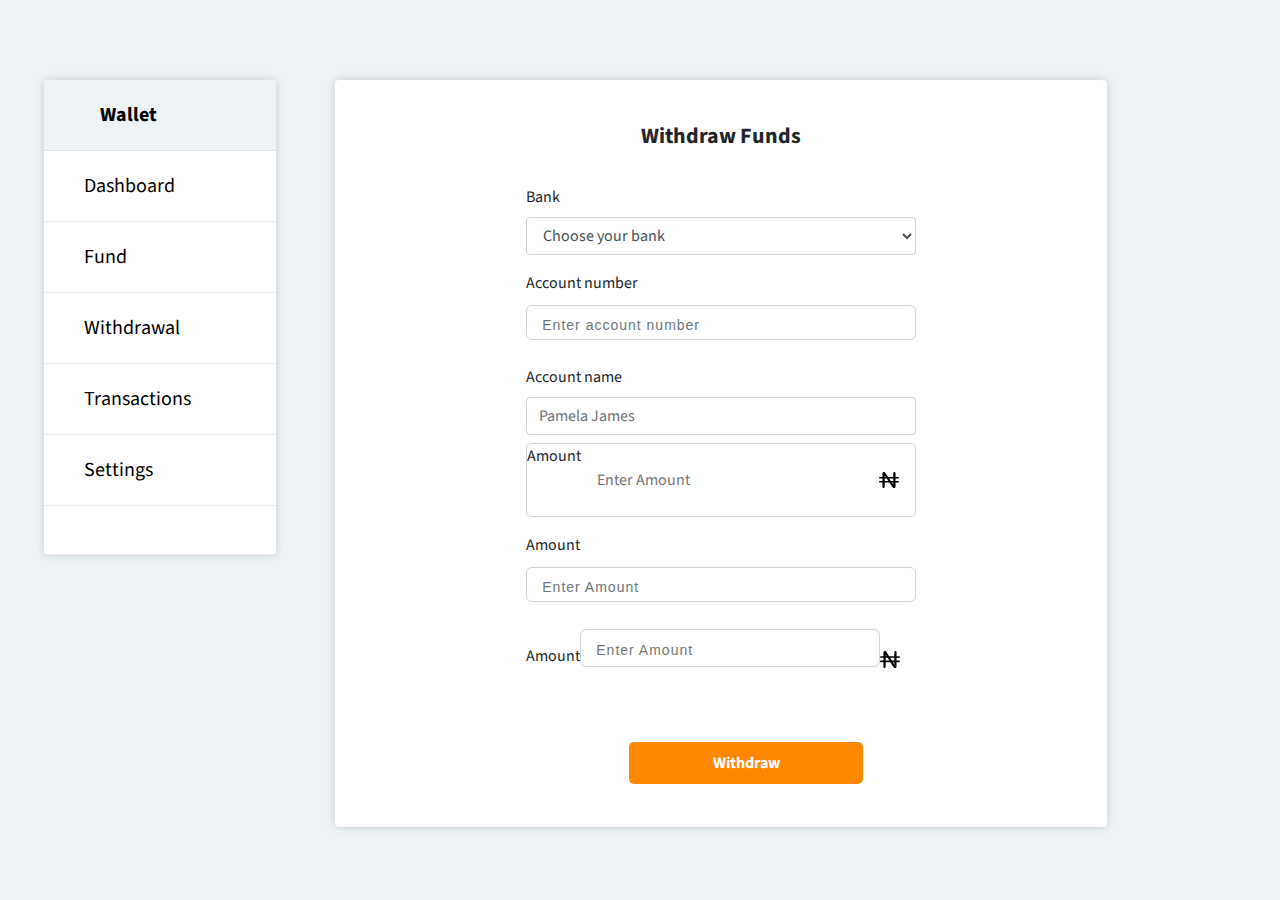
<file: Wallet/withdrawal.html>
<!DOCTYPE html>
<html lang="en">

<head>
    <meta charset="UTF-8">
    <meta name="viewport" content="width=device-width, initial-scale=1.0">
    <link rel="stylesheet" href="../src/style.css">
    <link rel="stylesheet" href="../assets/libraries/bootstrap-4.5.3-dist/css/bootstrap.css">
    <link rel="stylesheet" href="https://use.fontawesome.com/releases/v5.15.1/css/all.css"
        integrity="sha384-vp86vTRFVJgpjF9jiIGPEEqYqlDwgyBgEF109VFjmqGmIY/Y4HV4d3Gp2irVfcrp" crossorigin="anonymous">
    <title>Withdrawal</title>
</head>

<body>

    <section class="services section__height">
        <div class="container-fluid">
            <div class="row">
                <div class="col-md-3">
                    <div class="side_navHolder">
                        <div class="side_nav">
                            <a href="#">
                                <div class="side_navHeader bg_gray">
                                    <span class="text_is_bold"><i
                                            class="section__text--mid fas fa-angle-left mr-3"></i>Wallet</span>
                                </div>
                            </a>


                            <a href="#">
                                <div href="#" class="side_navContent">Dashboard
                                </div>
                            </a>

                            <a href="./phone-settings.html">
                                <div href="#" class="side_navContent">Fund
                                </div>
                            </a>

                            <a href="./change-password.html">
                                <div href="#" class="side_navContent">Withdrawal
                                </div>
                            </a>

                            <a href="#" class="">
                                <div class="side_navContent">Transactions
                                </div>
                            </a>

                            <a href="#">
                                <div href="#" class="side_navContent">Settings
                                </div>
                            </a>
                            <p>
                                <div href="#" class="side_navContent">
                                </div>
                            </p>
                        </div>
                    </div>
                </div>

                <div class="col-md-9">
                    <div class="manage history_holder section__height">
                        <div class="manage_inner">
                            <p class="text_is_bold px-22 text-center mt-2">Withdraw Funds</p>
                            <form action="" id="withdraw">
                                <div class="form-card pt-3">
                                    <label for="bank text_is_orange">Bank</label>
                                    <select class="form-control" id="exampleFormControlSelect1">
                                        <option>Choose your bank</option>
                                        <option>2</option>
                                    </select>
                                </div>
                                <div class="form-card pt-3">
                                    <label for="account-number">Account number</label>
                                    <input type="text" class="form-control" id="formGroupExampleInput"
                                        placeholder="Enter account number" required>
                                </div>
                                <div>
                                    <label for="account-name">Account name</label>
                                    <input type="text" class="form-control" id="formGroupExampleInput"
                                        placeholder="Pamela James" required>
                                </div>
                                <div class="form_elementContent align_only mt-2">
                                    <label for="amount" class="mb-5">Amount</label>
                                    <br>
                                    <input type="text" placeholder="Enter Amount"><img
                                        src="../assets/images/naira-black.svg" alt=""
                                        class="align_only pr-3 text_is_gray">
                                </div>
                                <div class="form-card pt-3">
                                    <label for="amount">Amount</label>
                                    <input type="text" class="form-control" id="formGroupExampleInput"
                                        placeholder="Enter Amount" required>
                                </div>
                                <div class="form-card align_only mt-3" id="naira">
                                    <label for="amount" class="d-block">Amount</label>
                                    <input type="text" placeholder="Enter Amount"><img
                                        src="../assets/images/naira-black.svg" alt="" class="align_only pr-3"></div>
                                <button class="btn-details btn text_is_bold">Withdraw</button>
                            </form>
                        </div>
                    </div>
                </div>
            </div>
        </div>

        </div>
        </div>
        </div>
        </div>
        </div>
        </div>

    </section>

</body>

</html>
</file>
<file: src/style.css>
@import url("https://fonts.googleapis.com/css2?family=Source+Sans+Pro:wght@300;400;600;700&display=swap");

:root {
    --default_yellow: #FCAF02;
    --bg_gray: #EDF2F4;
    --default_gray: #707070;
    --default_orange: #FF8700;
    --default_red: #EB5757;
    --default_red-ish: #F80303;
    --default_green-ish: #3DE974;
    --default_gray-ish: #505050;
    --default_org: #FF8700;
}

.phone::placeholder {
    font-size: 30px;
}

body {
    margin: 0;
    padding: 0;
    font-family: "Source Sans Pro", sans-serif !important;
    background-color: #edf2f4 !important;
}

a,
a:hover {
    text-decoration: none !important;
}

* {
    box-sizing: border-box;

}

.section__height {
    min-height: 70vh;
}

input.border {
    width: 300px !important;
    border-radius: 5px;
}

.section__height--mid {
    min-height: 40vh;
}

.section__height--short {
    min-height: 35vh;
}

.section__text {
    font-size: 20px;
}

.section__text--mid {
    font-size: 16px;
}

.section__text--small {
    font-size: 13px;
}

.px-15 {
    font-size: 15px;
}

.px-18 {
    font-size: 18px;
}

.px-22 {
    font-size: 22px;
}

.px-24 {
    font-size: 24px;
}

.px-30 {
    font-size: 30px;
}

.section__head {
    font-size: 40px;
}

.section__head--mid {
    font-size: 25px;
}

.m_0 {
    margin: 0;
}

.default_btn {
    background-color: var(--default_yellow);
    color: #fff;
    border-radius: 8px;
    padding: 0.8em 2em;
}

.default_btn:hover,
.bttn,
.fund_btn,
.btn-details {
    color: #fff !important;
}

.v_align {
    text-align: center;
}

.bg_orange {
    background-color: var(--default_org) !important;
}

.redish {
    color: var(--default_red-ish);
}

.greenish {
    color: var(--default_green-ish);
}

.grayish {
    color: var(--default_gray-ish);
}

.text_is_bold {
    font-weight: bold !important;
}

.text_is_yellow {
    color: var(--default_yellow);
}

.text_is_gray {
    color: var(--default_gray);
}

.text_is_red {
    color: var(--default_red);
}

.text_is_orange {
    color: var(--default_orange);
}

.bg_gray {
    background-color: #EDF2F4;
}

.flex_only {
    display: flex;
}

.align_only {
    display: flex;
    align-items: center;
}

.outline {
    border: none;
}

.center {
    display: flex;
    align-items: center;
    justify-content: center;
}

.flex_just-between {
    display: flex;
    justify-content: space-between !important;
}

.cards__holder {
    display: flex;
    justify-content: space-around;
}

button {
    border: none;
    background-color: #fff;
    outline: none !important;
}

.bbtm {
    border-bottom: 1px solid #d3d3d36b;
}

.btp {
    border-top: 1px solid #d3d3d36b;
}

.v_align {
    text-align: center !important;
}

.noPad {
    padding: 0 !important;
}



.dot {
    width: 15px;
    height: 15px;
    border-radius: 50%;
    display: block;
}

.dot--online {
    background-color: green;
}

.bg_img {
    background-position: center;
    background-repeat: no-repeat;
    background-size: cover;
}

/*** User profile ******/

.profile_coverphoto {
    min-height: 60vh;
    background-image: url("../assets/images/showcase.jpg");
}

.user_img {
    border-radius: 50%;
    width: 200px;
    height: 204px;
    overflow: hidden;
    position: relative;
    bottom: 3em;
}

.user_img img {
    position: relative;
    bottom: 30px;
}

.profile_stats {
    min-height: 20vh;
}

.user_info_holder {
    justify-content: center;
}

/****custom input field***/
.form_elementContent {
    display: flex;
    border: 1px solid lightgray;
    border-radius: 5px;
}

.form_elementContent input {
    outline: none;
    padding: 1em;
    border: none;
    width: 90%;
}

.form_holder .btn_holder {
    width: 70% !important;
    margin: 0 auto;
}


/***services section***/
.services {
    background-color: var(--bg_gray);
    padding-top: 5em;
}

.services_inner {
    background: #ffff;
    padding: 3em;
    width: 70% !important;
}

.service_card {
    box-shadow: 0px 0px 10px #00000029;
    min-height: 30vh;
    background: #ffff;
    border-radius: 4px;
}

.section_card_text {
    padding: 0.5em 0;
}

.service_card_img {
    height: 30vh;
    overflow: hidden;
}

.service_card_img img {
    position: relative;
    bottom: 5em;
}

.service_card_price {
    min-height: 30vh;
}
























































/***owner pages*************************************************/

/***owner profile page**/
.owner .services_inner {
    width: 100% !important;
    padding: 0;
}

.side_nav {
    box-shadow: 0px 0px 10px #00000029;
    background-color: #fff;
    border-radius: 4px;
}

.side_nav a {
    font-size: 20px;
    color: #000;
}

.productDetails__vendorProfile {
    padding: 1.5em;
}

.vendorProfilePicture {
    bottom: 0;
    margin: 0 auto;
    width: 160px;
    height: 164px;
}

.productDetails__vendorStats {
    display: flex;
    justify-content: space-around;
    border-top: 1px solid #d3d3d36b;
    border-bottom: 1px solid #d3d3d36b;
}

.vendorStat {
    padding: 1em 0.8em;
    border-left: 1px solid #d3d3d36b;
}

.comment button,
.contact button {
    border: 1px solid lightgray;
    width: 100%;
    border-radius: 5px;
    padding: 8px 0px;
}

.cart buttton,
.book button {
    border: 1px solid lightgray;
    border-radius: 5px;
    padding: 8px 0px;
}

.book button {
    color: #fff;
    background-color: #FF8700;
    text-align: center;
    padding: 5px 35px;
    outline: none;
}

.cart button {
    background-color: #fff;
    border: 1px solid #FF8700;
    text-align: center;
    padding: 5px 35px;
    border-radius: 5px;
    outline: none;
}

.comment button {
    color: #fff;
    background-color: #FF8700;
    text-align: center;
    outline: none;
}

.contact button {
    background-color: #fff;
    border: 1px solid #FF8700;
    text-align: center;
    outline: none;

}

.mg {
    width: 90% !important;
}

.rads {
    display: flex;
    justify-content: space-around;
    width: 30%;
}




















































/***feedback page*************************************************/

.feedback {
    padding-top: 5em;
    width: 55% !important;
    background: #ffff;
    box-shadow: 0px 0px 10px #00000029;
    min-height: 30vh;
    padding: 3em;
    margin: 8% auto;
    border-radius: 4px;
}

form {
    margin-bottom: 110px;
}

form p {
    margin-top: 30px;
}

input,
textarea {
    border-radius: 3px;
    width: 400px;
    display: block;
}

div.feedback input[type="text"] {
    margin-top: 50px;
    margin-bottom: 20px;
    padding: 4px 20px;
    border: 1px solid gray;
}

textarea {
    padding: 15px 20px;
}

.bttn {
    background-color: #FF8700;
    color: #fff;
    display: block;
    width: 65%;
    margin-top: 50px;
    margin-left: 73px;
    padding: 8px 22px;
    text-align: center;
    border-radius: 3px;
    text-decoration: none;
}

/***payment**/
.payment_holder{
    min-height: 100vh;
}

.payment {
    background-color: #fff;
    box-shadow: 0px 0px 10px #00000029;
    width: 70%;
    margin: 0 auto;
    padding: 2em;
}

.payment__inner{
    width: 70%;
    margin: 0 auto;
}

.payment__innerPrice {
    text-align: right;
}

.nav-link{
    color: #000;
}

.nav-link.active {
    border: none !important;
    border-bottom: 2px solid #44A4F7 !important;
    color: #44A4F7 !important;
}

.method__formHolder form{
    margin: 0;
}

 
.form_element input{
      border: 1px solid var(--bg_gray);
    padding: 0.6em;
    border: none;
    outline: none;
    width: 90%;
    background: transparent;
}




























































































/************************Settings page*****************************/
.owner a {
    background-color: var(--default_red);
    color: #fff;
}

.edit {
    background-color: #fff;
    color: #000;
    border: 1px solid lightgray;
}

.edit a:hover {
    color: #000 !important;
}

.services_inner,
.manage_header {
    box-shadow: 0px 0px 10px #00000029;
    background: #ffff;
    border-radius: 4px;
}

.side_navHolder,
.manage_header {
    width: 80%;
    margin: 0 auto;
}

.side_navHeader,
.side_navContent {
    border-bottom: 1px solid #d3d3d36b;
    padding: 1em 2em;
}

.manage_innerHeader {
    border-bottom: 1px solid #d3d3d36b;
    height: 13vh;
    padding: 0 5em;
}

.carousel-control-next-icon,
.carousel-control-prev-icon {
    background-color: black !important;
    padding: 2em 0.7em;
    font-size: 20px;
    position: relative;
}

.carousel-control-next-icon {
    right: -3em;
}

.carousel-control-prev-icon {
    left: -3em;
}

.manage_innerBody {
    padding: 0 5em;
}

.manage_innerBody .btn_holder {
    margin: 0 auto;
    width: fit-content;
    width: -moz-fit-content;
}

button.btn-details {
    background-color: #FF8700;
    color: #fff;
    display: block;
    width: 60%;
    margin-top: 50px;
    margin-left: 103px;
    padding: 8px 22px;
    text-align: center;
    border-radius: 5px;
    text-decoration: none !important;
}

.changeEmail {
    float: right;
}

.changeDetails .form-card input {
    margin-bottom: 5px;
    padding: 1.65em 1em;
}

/***modal***/
.modal-content {
    padding: 2em 1em;
}

.modal-header,
.modal-footer {
    border: none !important;
}

.modal-footer {
    display: block !important;
}

.modal__close {
    outline: none;
    position: relative;
    top: -0.8em;
}

.modal__password::placeholder {
    text-align: center;
}

.deactivate_btn_holder {
    margin: 0 auto !important;
    width: fit-content;
    width: -moz-fit-content;
}

.deactivate_btn_holder button {
    padding: 1em 6em;
    border: none;
    outline: none !important;
    background-color: var(--default_orange);
}

/****history**/
.history_holder {
    padding: 2em;
}



























/*******************Wallet Pages*********************************/

.manage {
    width: 83%;
    margin: 0;
    box-shadow: 0px 0px 10px #00000029;
    background: #ffff;
    border-radius: 4px;
}

.manage input::placeholder {
    outline: none;
    border-right: none;
    /* border-top: 1px solid var(--default_gray); */
}

.fund_align {
    padding-left: 180px;
    padding-right: 180px;
    margin-bottom: 110px;
}

.fund_btn {
    width: 100%;
    background-color: #B8B8B8;
    color: #fff;
    border-radius: 6px;
    padding: 0.8em 2em;
    text-align: center;
    margin-top: 80px;
}

.section__height {
    min-height: 83vh;
}

.texts small,
.texts span {
    margin-bottom: 20px;
    padding-top: 0;
    padding-bottom: 20px;
}

div.align {
    padding: 3rem 7rem;
    margin: 0;
    padding: 0;
}

.wallet_btn {
    width: 80%;
    background-color: #E4E4E4;
    color: #727272;
    border-radius: 6px;
    padding: 0.8em 2em;
    text-align: center;
    margin-top: 75px;
}

.wallet_btn a:hover {
    background-color: #E4E4E4;
    color: #727272;
    text-decoration: none;
}

.alignn {
    padding: 2rem 8rem;
    text-align: center;
}

input.wallet-input {
    width: 460px !important;
    margin-left: 56px !important;
}

.feedback2 {
    padding-top: 5em;
    width: 65% !important;
    background: #ffff;
    box-shadow: 0px 0px 10px #00000029;
    min-height: 70vh;
    padding: 3em;
    margin: 8% auto;
    border-radius: 4px;
}

* {
    margin: 0;
    padding: 0
}

body {
    overflow-x: hidden;
    background: #000000
}

#bg-div {
    margin: 0;
    margin-top: 40px;
}

#border-btm {
    padding-bottom: 20px;
    margin-bottom: 0px;
    box-shadow: 0px 35px 2px -35px lightgray
}

.active1 {
    color: #00C853 !important;
    font-weight: bold
}

.bar4 {
    width: 35px;
    height: 5px;
    background-color: #ffffff;
    margin: 6px 0
}


#page-content-wrapper {
    min-width: 100vw;
    padding-left: 20px;
    padding-right: 20px
}


@media (min-width: 768px) {
    #page-content-wrapper {
        min-width: 0;
        width: 100%
    }

}

.card0 {
    margin-top: 10px;
    margin-bottom: 10px
}

.top-highlight {
    color: #00C853;
    font-weight: bol;
    font-size: 20px
}

.form-card input,
.form-card textarea {
    padding: 10px 15px 5px 15px;
    border: none;
    border: 1px solid lightgrey;
    border-radius: 6px;
    margin-bottom: 25px;
    margin-top: 2px;
    width: 100%;
    box-sizing: border-box;
    font-family: arial;
    color: #2C3E50;
    font-size: 14px;
    letter-spacing: 1px
}

.form-card input:focus,
.form-card textarea:focus .form-card select:focus {

    -moz-box-shadow: 0px 0px 0px 1.5px var(--default_orange) !important;
    -webkit-box-shadow: 0px 0px 0px 1.5px var(--default_orange) !important;
    box-shadow: 0px 0px 0px 1.5px var(--default_orange) !important;
    font-weight: bold;
    border: 1px solid var(--default_orange);
    outline-width: 0
}

input.btn-success {
    height: 50px;
    color: #ffffff;
    opacity: 0.9
}

.input-group {
    position: relative;
    width: 100%;
    overflow: hidden
}

.input-group input {
    position: relative;
    height: 77px;
    margin-left: 1px;
    margin-right: 1px;
    border-radius: 6px;
    padding-top: 30px;
    padding-left: 25px
}

.input-group label {
    position: absolute;
    height: 24px;
    background: none;
    border-radius: 6px;
    line-height: 48px;
    font-size: 15px;
    color: gray;
    width: 100%;
    font-weight: 100;
    padding-left: 25px
}

input:focus+label {
    color: var(--default_orange);
}

div.rw {
    margin-right: -30px !important;
    margin-left: -40px !important;
}

div.card {
    border: none !important;
}

input.btn-success {
    height: 56px;
    color: #ffffff;
    opacity: 0.9;
}

.btn-success {
    color: #fff;
    background-color: var(--default_orange) !important;
    border-color: var(--default_orange);
}

div.expiry,
div.cvc {
    width: 80%;
    padding-right: 50px;
    padding-left: ;
}

.mb,
.mh {
    margin-left: 50px;
}

div.mt-3 button {
    padding-left: 2em;
    padding-right: 2em;
}



















/* ******************inputs******************** */

.has-search .form-control {
    border: 1px solid lightgray;
}

.has-search .form-control-feedback {
    position: absolute;
    z-index: 2;
    display: block;
    width: 2.375rem;
    height: 2.375rem;
    line-height: 2.375rem;
    text-align: center;
    pointer-events: none;
    color: #aaa;
    margin-bottom: 50px;
}

.search__formHolder {
    padding: 2em;
    margin-bottom: 0 !important;
}

.mg .manage_inner {
    padding: 1.5em;
}

#withdraw {
    width: 55%;
    margin: 0 auto;
}

#naira .form_card {
    display: flex;
    border: 1px solid lightgray;
    border-radius: 5px;
}

#naira .form_card input {
    outline: none;
    padding: 1em;
    border: none;
    width: 100%;
}
</file>
